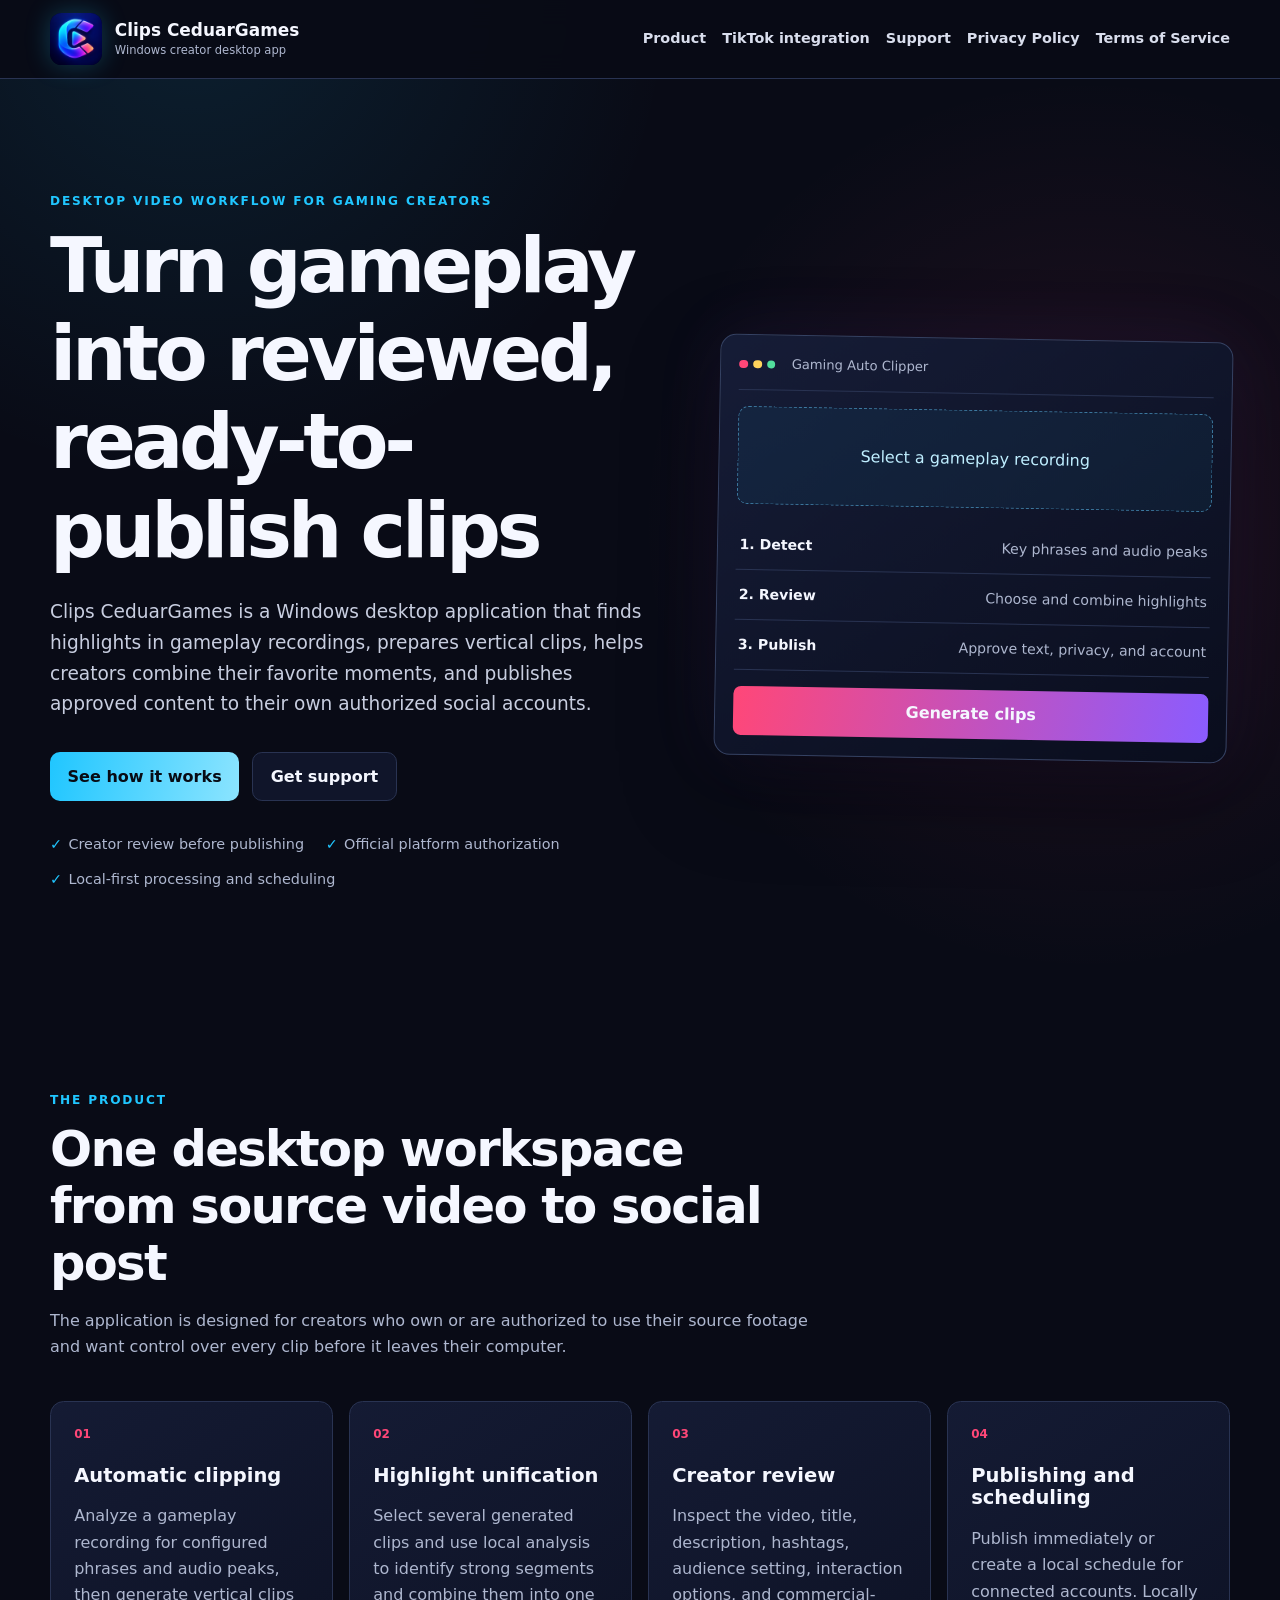
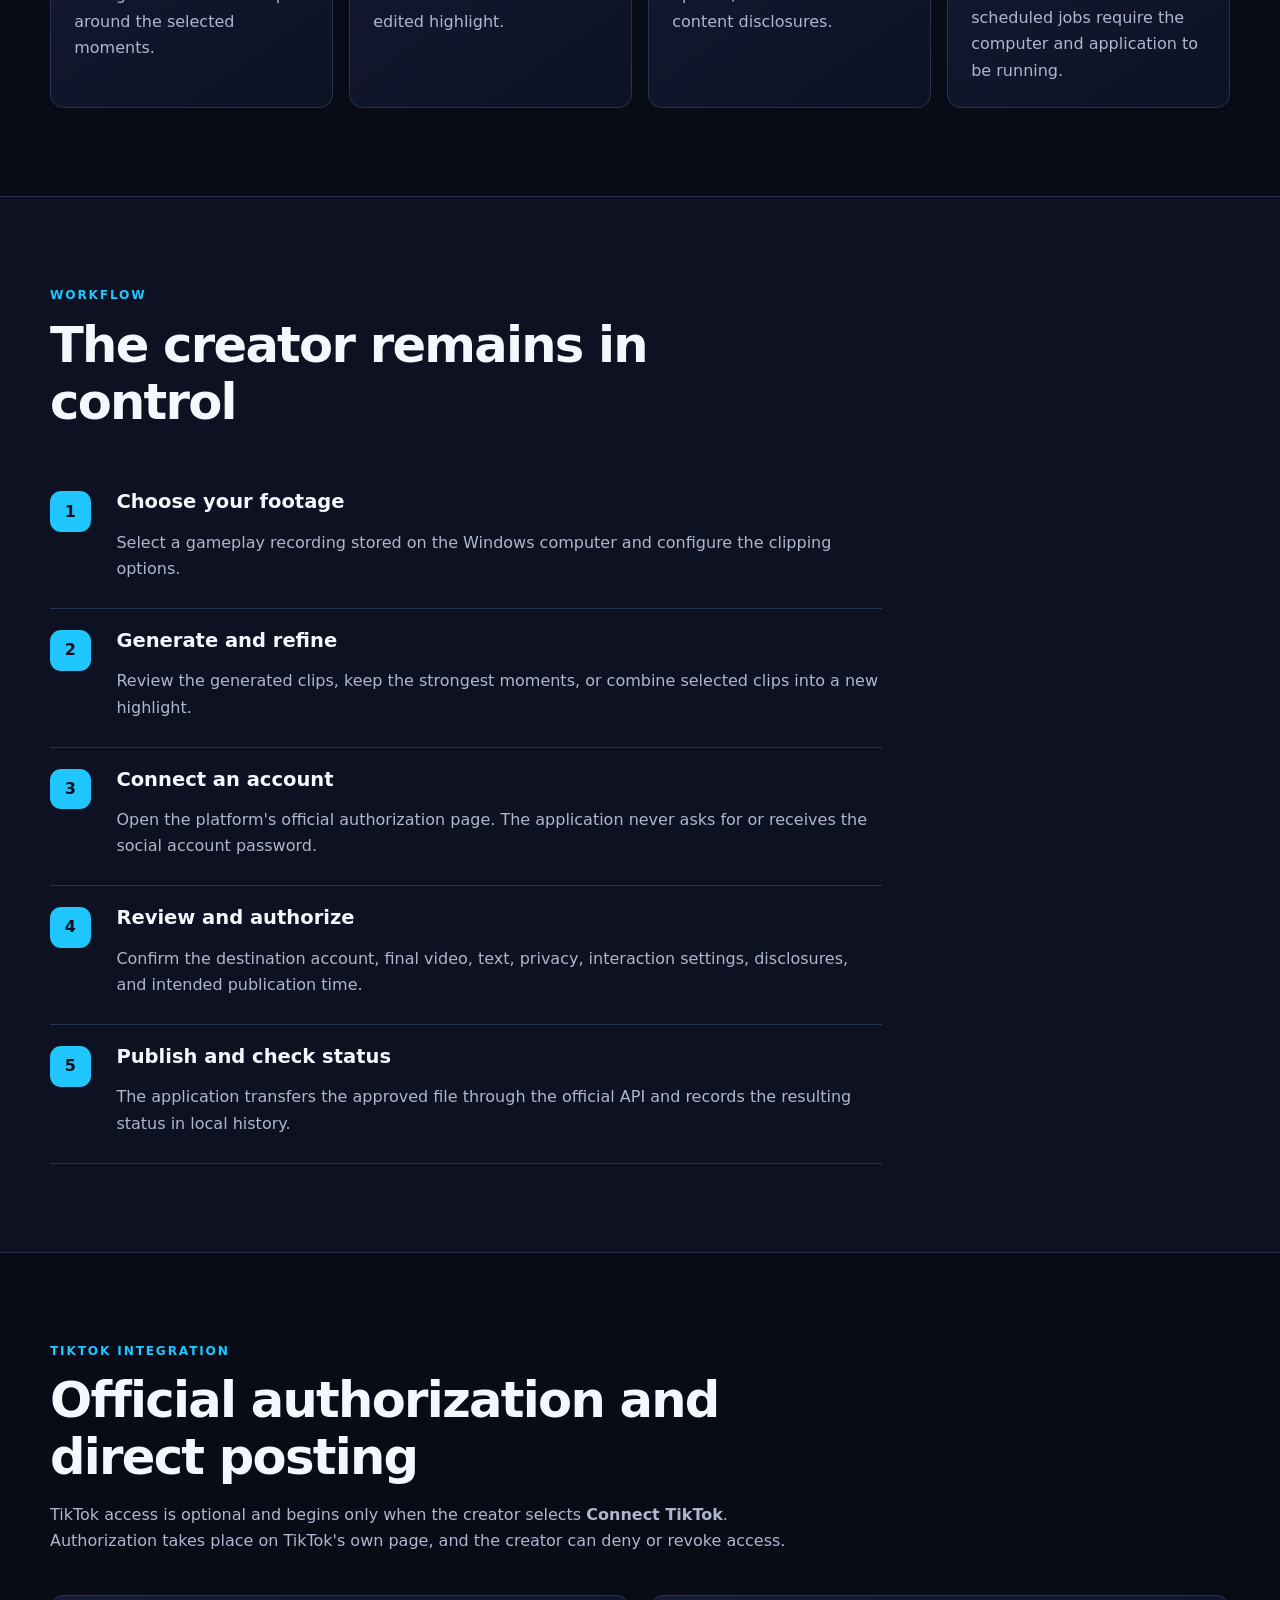
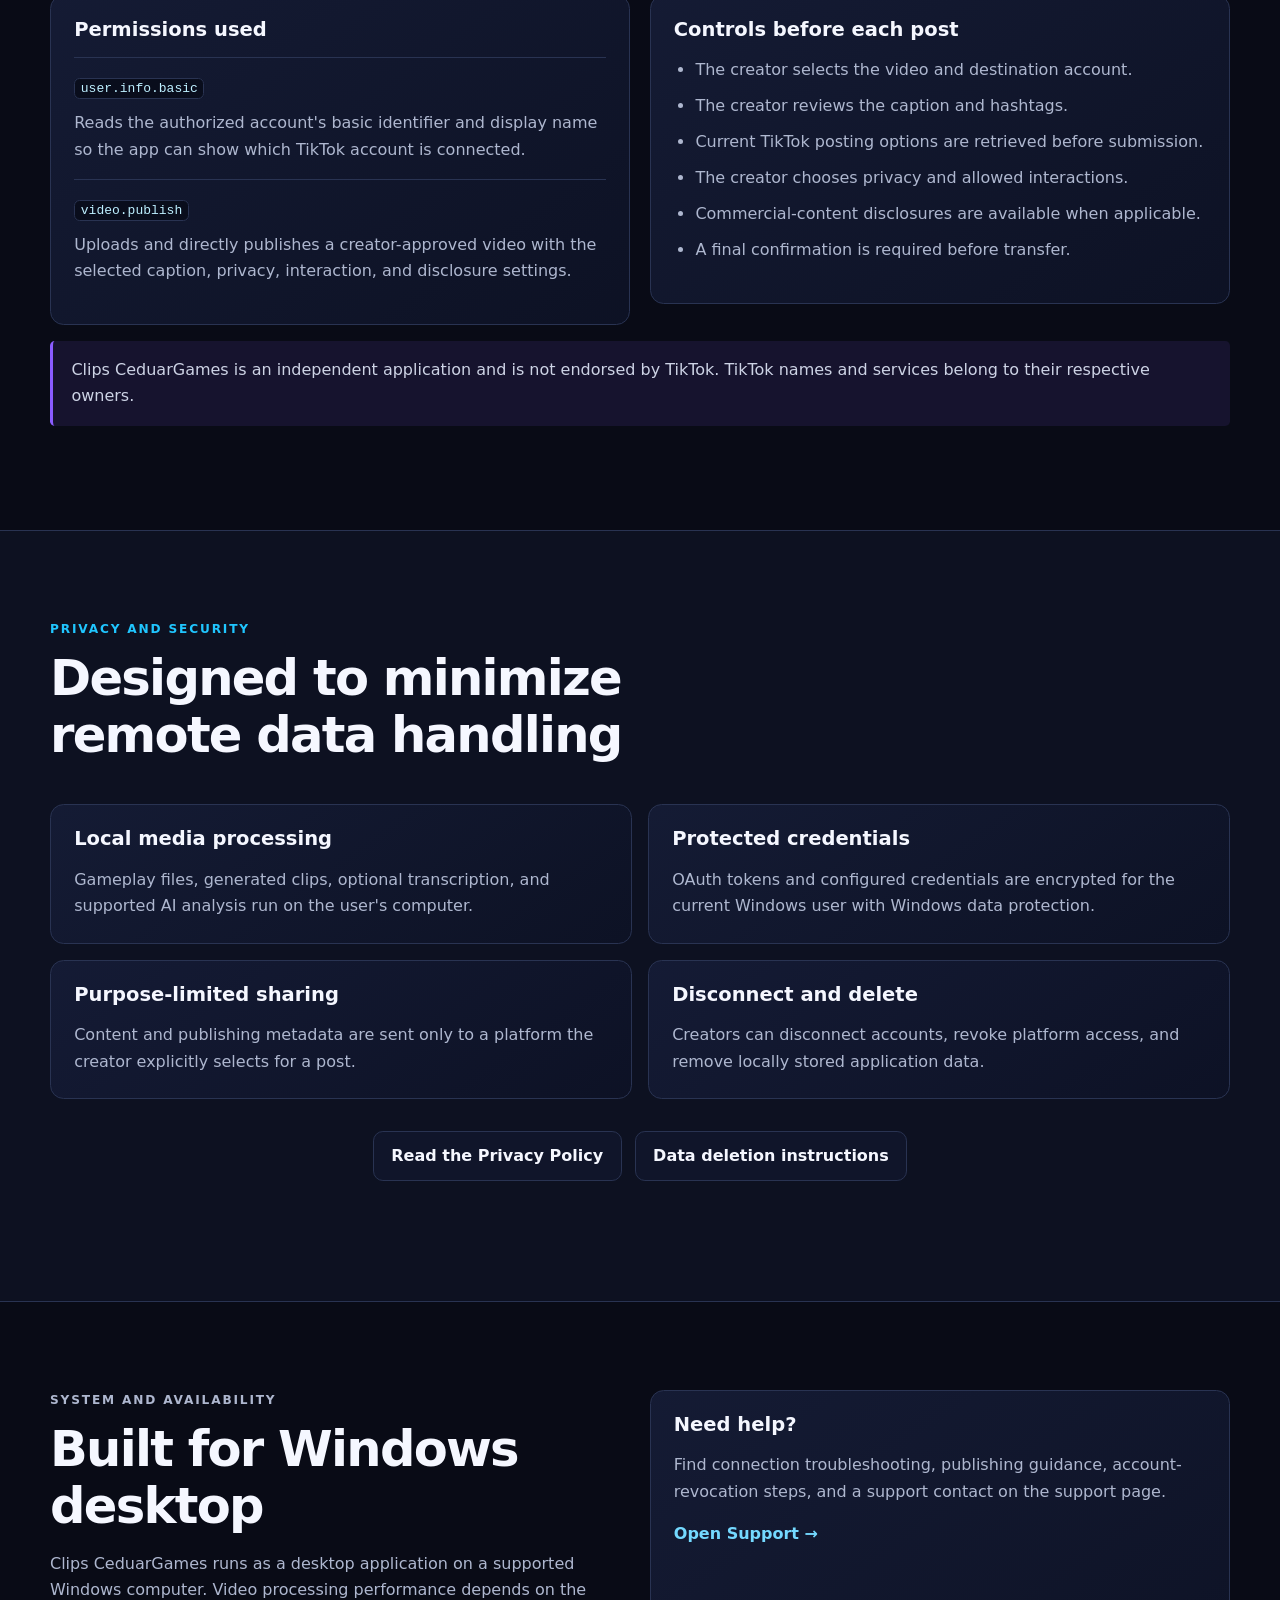
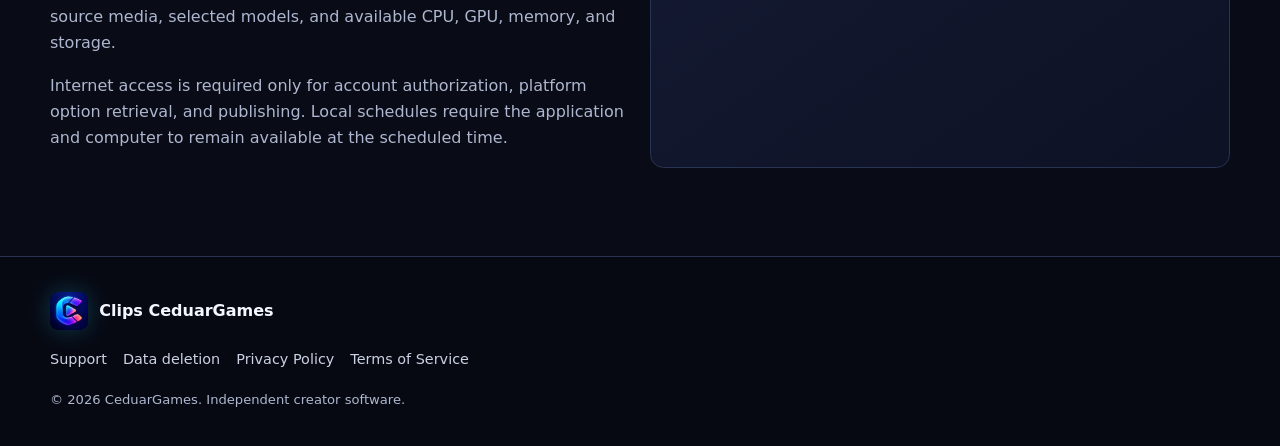
<file: index.html>
<!doctype html>
<html lang="en">
<head>
  <meta charset="utf-8">
  <meta name="viewport" content="width=device-width, initial-scale=1">
  <title>Clips CeduarGames | Create and publish gaming clips</title>
  <meta name="description" content="Clips CeduarGames is a Windows desktop application for creating, reviewing, scheduling, and publishing gaming clips to authorized social accounts.">
  <link rel="canonical" href="https://ceduargames.github.io/clips-ceduargames-site/">
  <link rel="icon" type="image/png" href="clips-ceduargames-app-icon-1024.png">
  <link rel="apple-touch-icon" href="clips-ceduargames-app-icon-1024.png">
  <meta property="og:title" content="Clips CeduarGames">
  <meta property="og:description" content="A Windows desktop workflow for creating and publishing gaming clips.">
  <meta property="og:image" content="https://ceduargames.github.io/clips-ceduargames-site/clips-ceduargames-app-icon-1024.png">
  <meta property="og:url" content="https://ceduargames.github.io/clips-ceduargames-site/">
  <link rel="stylesheet" href="styles.css">
</head>
<body>
  <header class="site-header">
    <a class="brand" href="index.html" aria-label="Clips CeduarGames home">
      <img src="clips-ceduargames-app-icon-1024.png" alt="Clips CeduarGames app icon" width="52" height="52">
      <span>Clips CeduarGames<small>Windows creator desktop app</small></span>
    </a>
    <nav aria-label="Main navigation">
      <a href="#product">Product</a>
      <a href="#tiktok">TikTok integration</a>
      <a href="support.html">Support</a>
      <a href="privacy.html">Privacy Policy</a>
      <a href="terms.html">Terms of Service</a>
    </nav>
  </header>
  <main>
    <section class="hero">
      <div class="hero-copy">
        <p class="eyebrow">DESKTOP VIDEO WORKFLOW FOR GAMING CREATORS</p>
        <h1>Turn gameplay into reviewed, ready-to-publish clips</h1>
        <p class="lead">Clips CeduarGames is a Windows desktop application that finds highlights in gameplay recordings, prepares vertical clips, helps creators combine their favorite moments, and publishes approved content to their own authorized social accounts.</p>
        <div class="actions"><a class="button primary" href="#workflow">See how it works</a><a class="button secondary" href="support.html">Get support</a></div>
        <ul class="trust-list"><li>Creator review before publishing</li><li>Official platform authorization</li><li>Local-first processing and scheduling</li></ul>
      </div>
      <div class="app-preview" aria-label="Clips CeduarGames workflow overview">
        <div class="preview-title"><span></span><span></span><span></span> Gaming Auto Clipper</div>
        <div class="drop-zone">Select a gameplay recording</div>
        <div class="preview-row"><strong>1. Detect</strong><span>Key phrases and audio peaks</span></div>
        <div class="preview-row"><strong>2. Review</strong><span>Choose and combine highlights</span></div>
        <div class="preview-row"><strong>3. Publish</strong><span>Approve text, privacy, and account</span></div>
        <div class="preview-action">Generate clips</div>
      </div>
    </section>

    <section class="section" id="product">
      <div class="section-heading"><p class="eyebrow">THE PRODUCT</p><h2>One desktop workspace from source video to social post</h2><p>The application is designed for creators who own or are authorized to use their source footage and want control over every clip before it leaves their computer.</p></div>
      <div class="feature-grid">
        <article class="card"><span class="card-number">01</span><h3>Automatic clipping</h3><p>Analyze a gameplay recording for configured phrases and audio peaks, then generate vertical clips around the selected moments.</p></article>
        <article class="card"><span class="card-number">02</span><h3>Highlight unification</h3><p>Select several generated clips and use local analysis to identify strong segments and combine them into one edited highlight.</p></article>
        <article class="card"><span class="card-number">03</span><h3>Creator review</h3><p>Inspect the video, title, description, hashtags, audience setting, interaction options, and commercial-content disclosures.</p></article>
        <article class="card"><span class="card-number">04</span><h3>Publishing and scheduling</h3><p>Publish immediately or create a local schedule for connected accounts. Locally scheduled jobs require the computer and application to be running.</p></article>
      </div>
    </section>

    <section class="section alt" id="workflow">
      <div class="section-heading"><p class="eyebrow">WORKFLOW</p><h2>The creator remains in control</h2></div>
      <ol class="steps">
        <li><span>1</span><div><h3>Choose your footage</h3><p>Select a gameplay recording stored on the Windows computer and configure the clipping options.</p></div></li>
        <li><span>2</span><div><h3>Generate and refine</h3><p>Review the generated clips, keep the strongest moments, or combine selected clips into a new highlight.</p></div></li>
        <li><span>3</span><div><h3>Connect an account</h3><p>Open the platform's official authorization page. The application never asks for or receives the social account password.</p></div></li>
        <li><span>4</span><div><h3>Review and authorize</h3><p>Confirm the destination account, final video, text, privacy, interaction settings, disclosures, and intended publication time.</p></div></li>
        <li><span>5</span><div><h3>Publish and check status</h3><p>The application transfers the approved file through the official API and records the resulting status in local history.</p></div></li>
      </ol>
    </section>

    <section class="section" id="tiktok">
      <div class="section-heading"><p class="eyebrow">TIKTOK INTEGRATION</p><h2>Official authorization and direct posting</h2><p>TikTok access is optional and begins only when the creator selects <strong>Connect TikTok</strong>. Authorization takes place on TikTok's own page, and the creator can deny or revoke access.</p></div>
      <div class="two-column">
        <div class="panel"><h3>Permissions used</h3><div class="permission"><code>user.info.basic</code><p>Reads the authorized account's basic identifier and display name so the app can show which TikTok account is connected.</p></div><div class="permission"><code>video.publish</code><p>Uploads and directly publishes a creator-approved video with the selected caption, privacy, interaction, and disclosure settings.</p></div></div>
        <div class="panel"><h3>Controls before each post</h3><ul class="check-list"><li>The creator selects the video and destination account.</li><li>The creator reviews the caption and hashtags.</li><li>Current TikTok posting options are retrieved before submission.</li><li>The creator chooses privacy and allowed interactions.</li><li>Commercial-content disclosures are available when applicable.</li><li>A final confirmation is required before transfer.</li></ul></div>
      </div>
      <p class="notice">Clips CeduarGames is an independent application and is not endorsed by TikTok. TikTok names and services belong to their respective owners.</p>
    </section>

    <section class="section alt" id="security">
      <div class="section-heading"><p class="eyebrow">PRIVACY AND SECURITY</p><h2>Designed to minimize remote data handling</h2></div>
      <div class="feature-grid compact">
        <article class="card"><h3>Local media processing</h3><p>Gameplay files, generated clips, optional transcription, and supported AI analysis run on the user's computer.</p></article>
        <article class="card"><h3>Protected credentials</h3><p>OAuth tokens and configured credentials are encrypted for the current Windows user with Windows data protection.</p></article>
        <article class="card"><h3>Purpose-limited sharing</h3><p>Content and publishing metadata are sent only to a platform the creator explicitly selects for a post.</p></article>
        <article class="card"><h3>Disconnect and delete</h3><p>Creators can disconnect accounts, revoke platform access, and remove locally stored application data.</p></article>
      </div>
      <div class="actions centered"><a class="button secondary" href="privacy.html">Read the Privacy Policy</a><a class="button secondary" href="data-deletion.html">Data deletion instructions</a></div>
    </section>

    <section class="section">
      <div class="two-column">
        <div><p class="eyebrow">SYSTEM AND AVAILABILITY</p><h2>Built for Windows desktop</h2><p>Clips CeduarGames runs as a desktop application on a supported Windows computer. Video processing performance depends on the source media, selected models, and available CPU, GPU, memory, and storage.</p><p>Internet access is required only for account authorization, platform option retrieval, and publishing. Local schedules require the application and computer to remain available at the scheduled time.</p></div>
        <div class="panel support-panel"><h3>Need help?</h3><p>Find connection troubleshooting, publishing guidance, account-revocation steps, and a support contact on the support page.</p><a class="text-link" href="support.html">Open Support →</a></div>
      </div>
    </section>
  </main>
  <footer>
    <div class="footer-brand"><img src="clips-ceduargames-app-icon-1024.png" alt="" width="38" height="38"><strong>Clips CeduarGames</strong></div>
    <nav aria-label="Legal and support links"><a href="support.html">Support</a><a href="data-deletion.html">Data deletion</a><a href="privacy.html">Privacy Policy</a><a href="terms.html">Terms of Service</a></nav>
    <p>© 2026 CeduarGames. Independent creator software.</p>
  </footer>
</body>
</html>
</file>
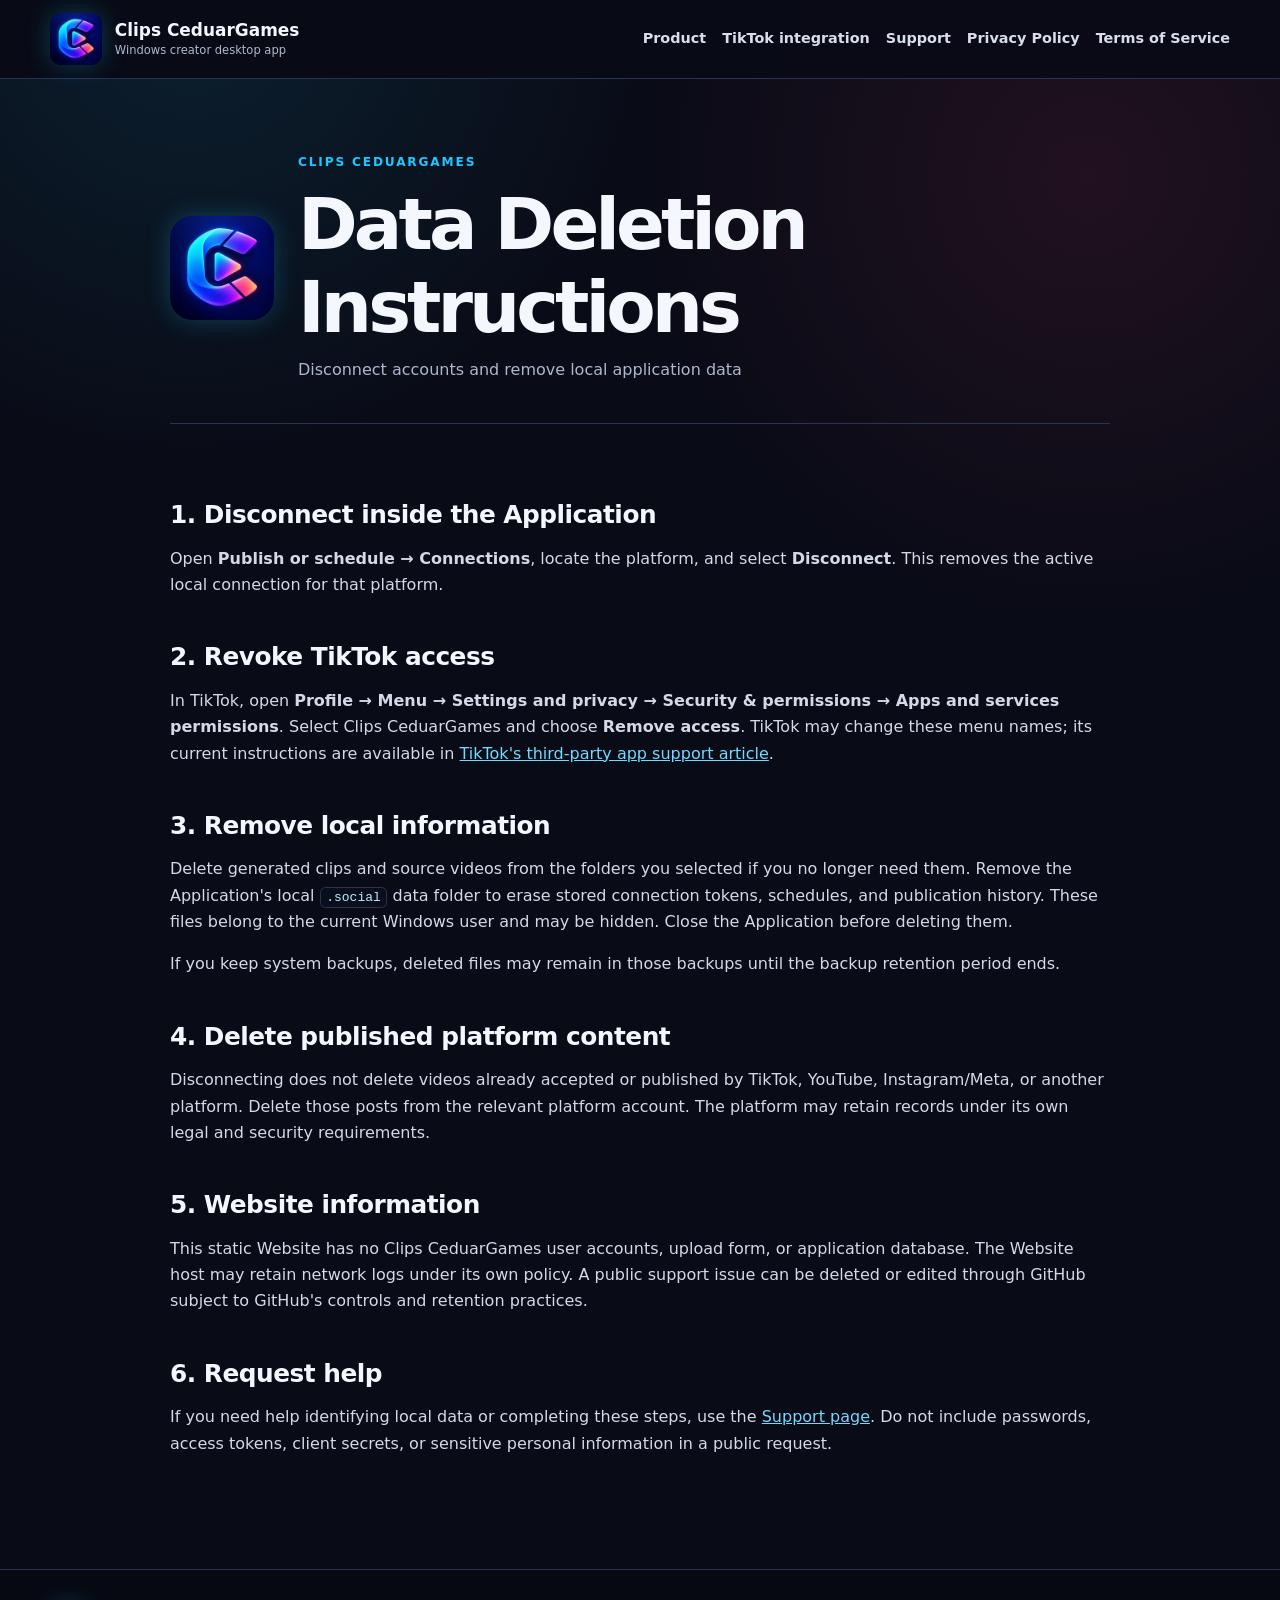
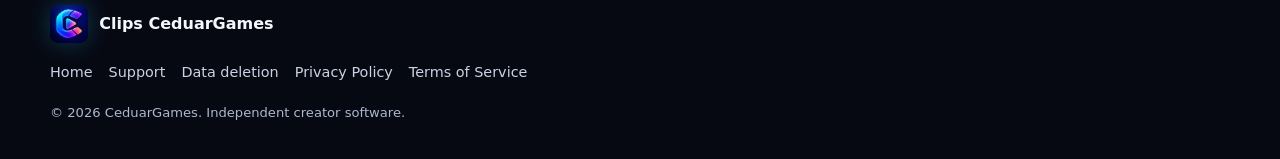
<file: data-deletion.html>
<!doctype html>
<html lang="en"><head><meta charset="utf-8"><meta name="viewport" content="width=device-width, initial-scale=1"><title>Data Deletion | Clips CeduarGames</title><meta name="description" content="Instructions to disconnect accounts and delete data used by Clips CeduarGames."><link rel="canonical" href="https://ceduargames.github.io/clips-ceduargames-site/data-deletion.html"><link rel="icon" type="image/png" href="clips-ceduargames-app-icon-1024.png"><link rel="apple-touch-icon" href="clips-ceduargames-app-icon-1024.png"><link rel="stylesheet" href="styles.css"></head>
<body>
  <header class="site-header"><a class="brand" href="index.html" aria-label="Clips CeduarGames home"><img src="clips-ceduargames-app-icon-1024.png" alt="Clips CeduarGames app icon" width="52" height="52"><span>Clips CeduarGames<small>Windows creator desktop app</small></span></a><nav aria-label="Main navigation"><a href="index.html">Product</a><a href="index.html#tiktok">TikTok integration</a><a href="support.html">Support</a><a href="privacy.html">Privacy Policy</a><a href="terms.html">Terms of Service</a></nav></header>
  <main class="legal-page">
    <div class="legal-heading"><img src="clips-ceduargames-app-icon-1024.png" alt="Clips CeduarGames app icon" width="104" height="104"><div><p class="eyebrow">CLIPS CEDUARGAMES</p><h1>Data Deletion Instructions</h1><p>Disconnect accounts and remove local application data</p></div></div>
    <article class="legal-content">
      <h2>1. Disconnect inside the Application</h2><p>Open <strong>Publish or schedule → Connections</strong>, locate the platform, and select <strong>Disconnect</strong>. This removes the active local connection for that platform.</p>
      <h2>2. Revoke TikTok access</h2><p>In TikTok, open <strong>Profile → Menu → Settings and privacy → Security &amp; permissions → Apps and services permissions</strong>. Select Clips CeduarGames and choose <strong>Remove access</strong>. TikTok may change these menu names; its current instructions are available in <a href="https://support.tiktok.com/en/safety-hc/account-and-user-safety/connect-to-third-party-apps" rel="noopener noreferrer">TikTok's third-party app support article</a>.</p>
      <h2>3. Remove local information</h2><p>Delete generated clips and source videos from the folders you selected if you no longer need them. Remove the Application's local <code>.social</code> data folder to erase stored connection tokens, schedules, and publication history. These files belong to the current Windows user and may be hidden. Close the Application before deleting them.</p><p>If you keep system backups, deleted files may remain in those backups until the backup retention period ends.</p>
      <h2>4. Delete published platform content</h2><p>Disconnecting does not delete videos already accepted or published by TikTok, YouTube, Instagram/Meta, or another platform. Delete those posts from the relevant platform account. The platform may retain records under its own legal and security requirements.</p>
      <h2>5. Website information</h2><p>This static Website has no Clips CeduarGames user accounts, upload form, or application database. The Website host may retain network logs under its own policy. A public support issue can be deleted or edited through GitHub subject to GitHub's controls and retention practices.</p>
      <h2>6. Request help</h2><p>If you need help identifying local data or completing these steps, use the <a href="support.html">Support page</a>. Do not include passwords, access tokens, client secrets, or sensitive personal information in a public request.</p>
    </article>
  </main>
  <footer><div class="footer-brand"><img src="clips-ceduargames-app-icon-1024.png" alt="" width="38" height="38"><strong>Clips CeduarGames</strong></div><nav aria-label="Legal and support links"><a href="index.html">Home</a><a href="support.html">Support</a><a href="data-deletion.html">Data deletion</a><a href="privacy.html">Privacy Policy</a><a href="terms.html">Terms of Service</a></nav><p>© 2026 CeduarGames. Independent creator software.</p></footer>
</body></html>
</file>
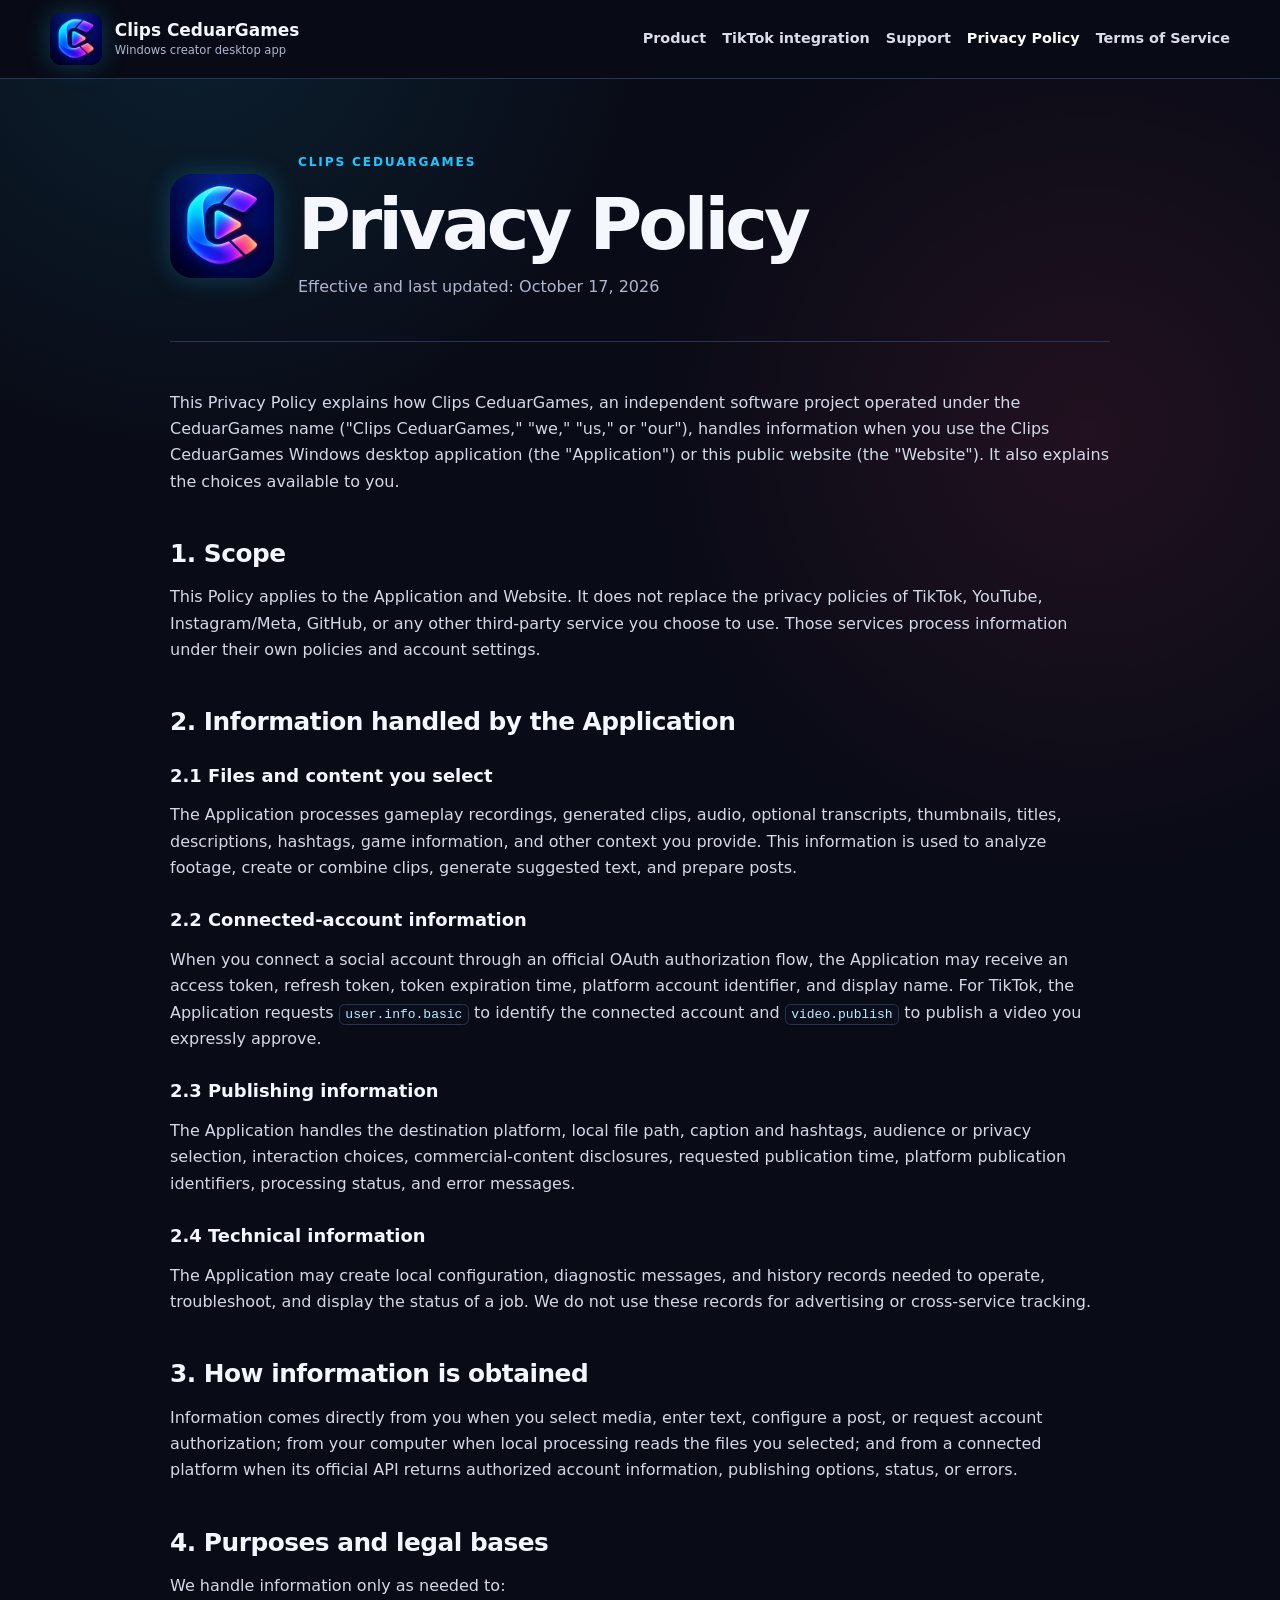
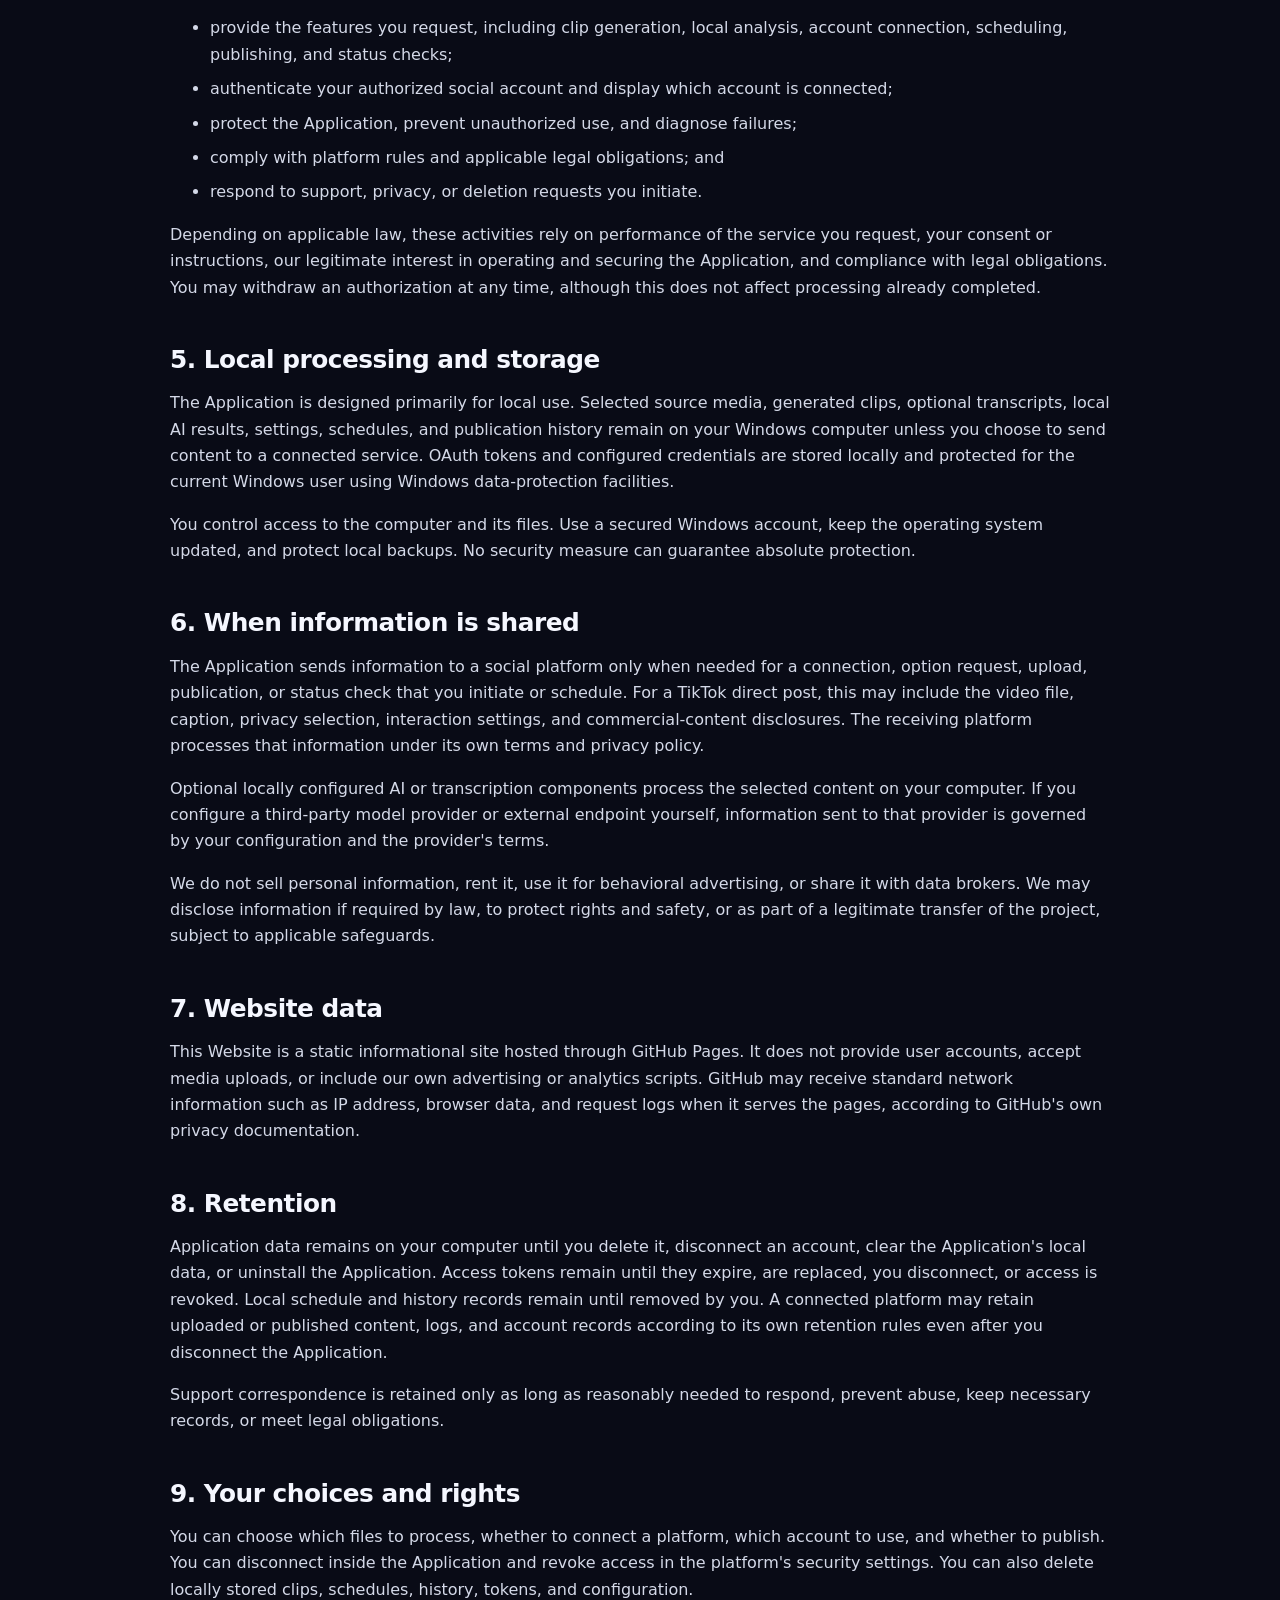
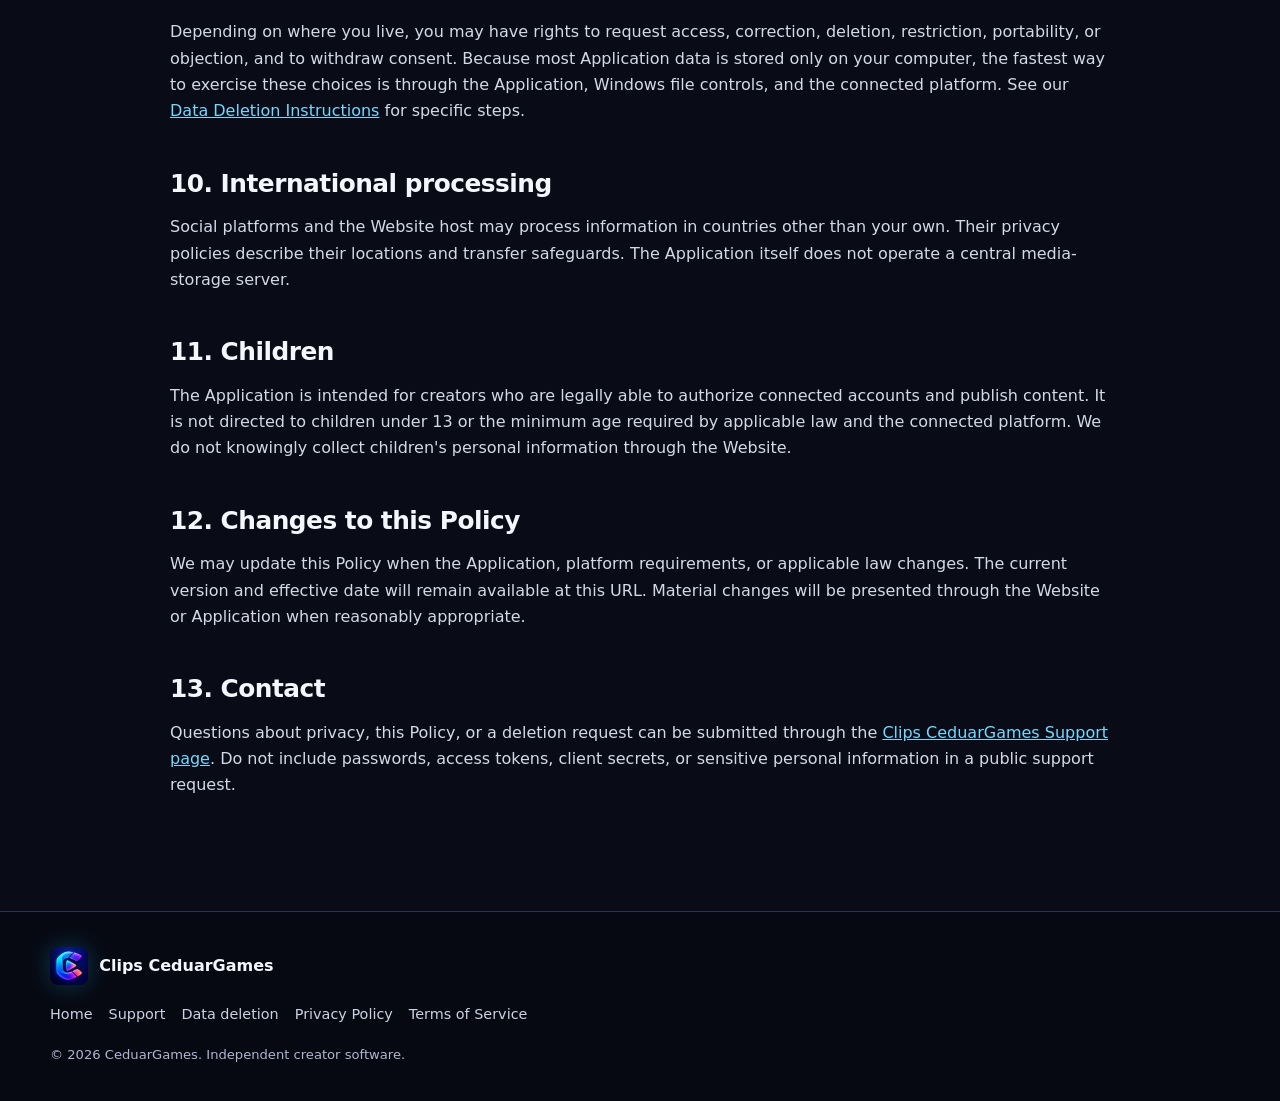
<file: privacy.html>
<!doctype html>
<html lang="en">
<head>
  <meta charset="utf-8">
  <meta name="viewport" content="width=device-width, initial-scale=1">
  <title>Privacy Policy | Clips CeduarGames</title>
  <meta name="description" content="Privacy Policy for the Clips CeduarGames Windows desktop application and website.">
  <link rel="canonical" href="https://ceduargames.github.io/clips-ceduargames-site/privacy.html">
  <link rel="icon" type="image/png" href="clips-ceduargames-app-icon-1024.png">
  <link rel="apple-touch-icon" href="clips-ceduargames-app-icon-1024.png">
  <link rel="stylesheet" href="styles.css">
</head>
<body>
  <header class="site-header">
    <a class="brand" href="index.html" aria-label="Clips CeduarGames home"><img src="clips-ceduargames-app-icon-1024.png" alt="Clips CeduarGames app icon" width="52" height="52"><span>Clips CeduarGames<small>Windows creator desktop app</small></span></a>
    <nav aria-label="Main navigation"><a href="index.html">Product</a><a href="index.html#tiktok">TikTok integration</a><a href="support.html">Support</a><a aria-current="page" href="privacy.html">Privacy Policy</a><a href="terms.html">Terms of Service</a></nav>
  </header>
  <main class="legal-page">
    <div class="legal-heading"><img src="clips-ceduargames-app-icon-1024.png" alt="Clips CeduarGames app icon" width="104" height="104"><div><p class="eyebrow">CLIPS CEDUARGAMES</p><h1>Privacy Policy</h1><p>Effective and last updated: October 17, 2026</p></div></div>
    <article class="legal-content">
      <p>This Privacy Policy explains how Clips CeduarGames, an independent software project operated under the CeduarGames name ("Clips CeduarGames," "we," "us," or "our"), handles information when you use the Clips CeduarGames Windows desktop application (the "Application") or this public website (the "Website"). It also explains the choices available to you.</p>
      <h2>1. Scope</h2>
      <p>This Policy applies to the Application and Website. It does not replace the privacy policies of TikTok, YouTube, Instagram/Meta, GitHub, or any other third-party service you choose to use. Those services process information under their own policies and account settings.</p>
      <h2>2. Information handled by the Application</h2>
      <h3>2.1 Files and content you select</h3>
      <p>The Application processes gameplay recordings, generated clips, audio, optional transcripts, thumbnails, titles, descriptions, hashtags, game information, and other context you provide. This information is used to analyze footage, create or combine clips, generate suggested text, and prepare posts.</p>
      <h3>2.2 Connected-account information</h3>
      <p>When you connect a social account through an official OAuth authorization flow, the Application may receive an access token, refresh token, token expiration time, platform account identifier, and display name. For TikTok, the Application requests <code>user.info.basic</code> to identify the connected account and <code>video.publish</code> to publish a video you expressly approve.</p>
      <h3>2.3 Publishing information</h3>
      <p>The Application handles the destination platform, local file path, caption and hashtags, audience or privacy selection, interaction choices, commercial-content disclosures, requested publication time, platform publication identifiers, processing status, and error messages.</p>
      <h3>2.4 Technical information</h3>
      <p>The Application may create local configuration, diagnostic messages, and history records needed to operate, troubleshoot, and display the status of a job. We do not use these records for advertising or cross-service tracking.</p>
      <h2>3. How information is obtained</h2>
      <p>Information comes directly from you when you select media, enter text, configure a post, or request account authorization; from your computer when local processing reads the files you selected; and from a connected platform when its official API returns authorized account information, publishing options, status, or errors.</p>
      <h2>4. Purposes and legal bases</h2>
      <p>We handle information only as needed to:</p>
      <ul><li>provide the features you request, including clip generation, local analysis, account connection, scheduling, publishing, and status checks;</li><li>authenticate your authorized social account and display which account is connected;</li><li>protect the Application, prevent unauthorized use, and diagnose failures;</li><li>comply with platform rules and applicable legal obligations; and</li><li>respond to support, privacy, or deletion requests you initiate.</li></ul>
      <p>Depending on applicable law, these activities rely on performance of the service you request, your consent or instructions, our legitimate interest in operating and securing the Application, and compliance with legal obligations. You may withdraw an authorization at any time, although this does not affect processing already completed.</p>
      <h2>5. Local processing and storage</h2>
      <p>The Application is designed primarily for local use. Selected source media, generated clips, optional transcripts, local AI results, settings, schedules, and publication history remain on your Windows computer unless you choose to send content to a connected service. OAuth tokens and configured credentials are stored locally and protected for the current Windows user using Windows data-protection facilities.</p>
      <p>You control access to the computer and its files. Use a secured Windows account, keep the operating system updated, and protect local backups. No security measure can guarantee absolute protection.</p>
      <h2>6. When information is shared</h2>
      <p>The Application sends information to a social platform only when needed for a connection, option request, upload, publication, or status check that you initiate or schedule. For a TikTok direct post, this may include the video file, caption, privacy selection, interaction settings, and commercial-content disclosures. The receiving platform processes that information under its own terms and privacy policy.</p>
      <p>Optional locally configured AI or transcription components process the selected content on your computer. If you configure a third-party model provider or external endpoint yourself, information sent to that provider is governed by your configuration and the provider's terms.</p>
      <p>We do not sell personal information, rent it, use it for behavioral advertising, or share it with data brokers. We may disclose information if required by law, to protect rights and safety, or as part of a legitimate transfer of the project, subject to applicable safeguards.</p>
      <h2>7. Website data</h2>
      <p>This Website is a static informational site hosted through GitHub Pages. It does not provide user accounts, accept media uploads, or include our own advertising or analytics scripts. GitHub may receive standard network information such as IP address, browser data, and request logs when it serves the pages, according to GitHub's own privacy documentation.</p>
      <h2>8. Retention</h2>
      <p>Application data remains on your computer until you delete it, disconnect an account, clear the Application's local data, or uninstall the Application. Access tokens remain until they expire, are replaced, you disconnect, or access is revoked. Local schedule and history records remain until removed by you. A connected platform may retain uploaded or published content, logs, and account records according to its own retention rules even after you disconnect the Application.</p>
      <p>Support correspondence is retained only as long as reasonably needed to respond, prevent abuse, keep necessary records, or meet legal obligations.</p>
      <h2>9. Your choices and rights</h2>
      <p>You can choose which files to process, whether to connect a platform, which account to use, and whether to publish. You can disconnect inside the Application and revoke access in the platform's security settings. You can also delete locally stored clips, schedules, history, tokens, and configuration.</p>
      <p>Depending on where you live, you may have rights to request access, correction, deletion, restriction, portability, or objection, and to withdraw consent. Because most Application data is stored only on your computer, the fastest way to exercise these choices is through the Application, Windows file controls, and the connected platform. See our <a href="data-deletion.html">Data Deletion Instructions</a> for specific steps.</p>
      <h2>10. International processing</h2>
      <p>Social platforms and the Website host may process information in countries other than your own. Their privacy policies describe their locations and transfer safeguards. The Application itself does not operate a central media-storage server.</p>
      <h2>11. Children</h2>
      <p>The Application is intended for creators who are legally able to authorize connected accounts and publish content. It is not directed to children under 13 or the minimum age required by applicable law and the connected platform. We do not knowingly collect children's personal information through the Website.</p>
      <h2>12. Changes to this Policy</h2>
      <p>We may update this Policy when the Application, platform requirements, or applicable law changes. The current version and effective date will remain available at this URL. Material changes will be presented through the Website or Application when reasonably appropriate.</p>
      <h2>13. Contact</h2>
      <p>Questions about privacy, this Policy, or a deletion request can be submitted through the <a href="support.html">Clips CeduarGames Support page</a>. Do not include passwords, access tokens, client secrets, or sensitive personal information in a public support request.</p>
    </article>
  </main>
  <footer><div class="footer-brand"><img src="clips-ceduargames-app-icon-1024.png" alt="" width="38" height="38"><strong>Clips CeduarGames</strong></div><nav aria-label="Legal and support links"><a href="index.html">Home</a><a href="support.html">Support</a><a href="data-deletion.html">Data deletion</a><a href="privacy.html">Privacy Policy</a><a href="terms.html">Terms of Service</a></nav><p>© 2026 CeduarGames. Independent creator software.</p></footer>
</body>
</html>
</file>
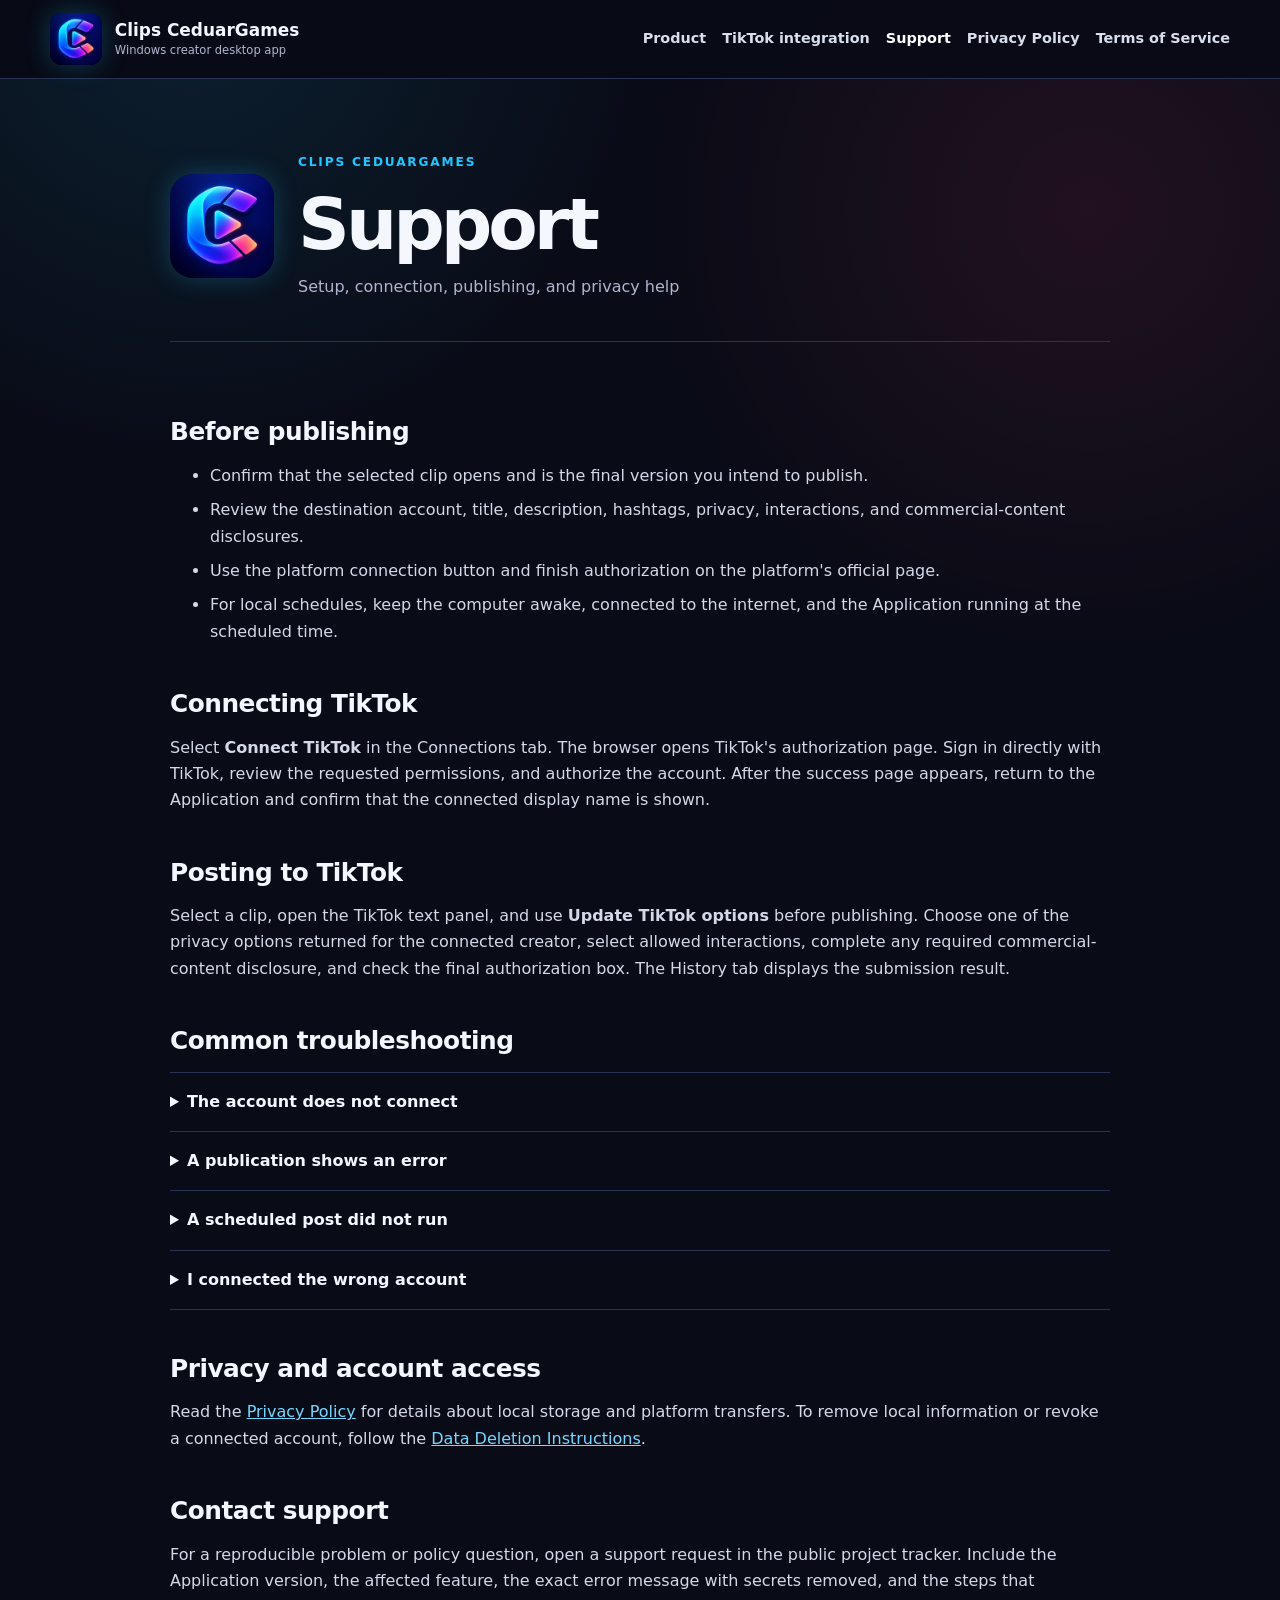
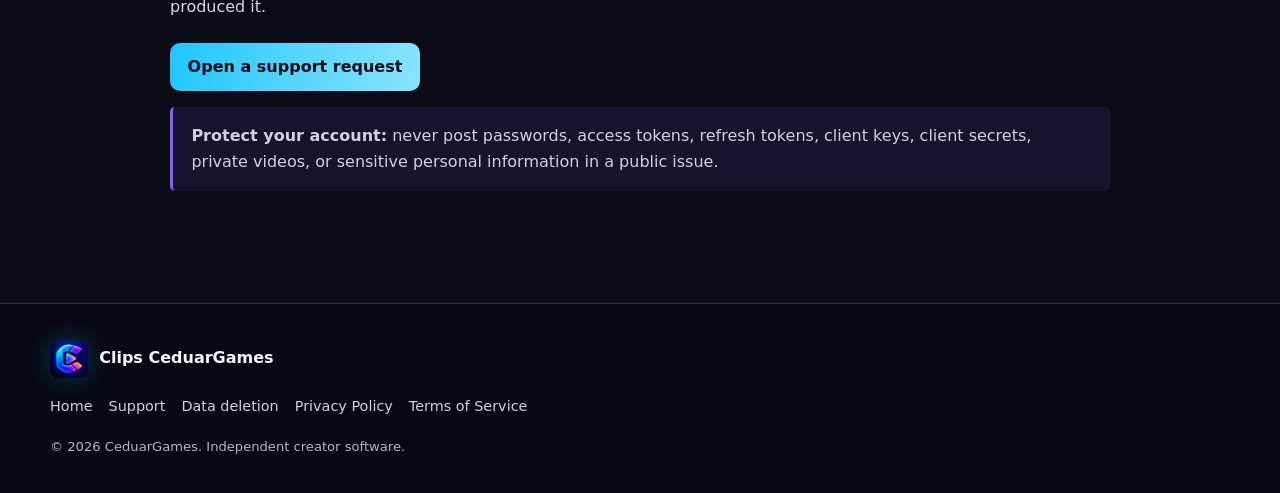
<file: support.html>
<!doctype html>
<html lang="en"><head><meta charset="utf-8"><meta name="viewport" content="width=device-width, initial-scale=1"><title>Support | Clips CeduarGames</title><meta name="description" content="Help, troubleshooting, and contact information for Clips CeduarGames."><link rel="canonical" href="https://ceduargames.github.io/clips-ceduargames-site/support.html"><link rel="icon" type="image/png" href="clips-ceduargames-app-icon-1024.png"><link rel="apple-touch-icon" href="clips-ceduargames-app-icon-1024.png"><link rel="stylesheet" href="styles.css"></head>
<body>
  <header class="site-header"><a class="brand" href="index.html" aria-label="Clips CeduarGames home"><img src="clips-ceduargames-app-icon-1024.png" alt="Clips CeduarGames app icon" width="52" height="52"><span>Clips CeduarGames<small>Windows creator desktop app</small></span></a><nav aria-label="Main navigation"><a href="index.html">Product</a><a href="index.html#tiktok">TikTok integration</a><a aria-current="page" href="support.html">Support</a><a href="privacy.html">Privacy Policy</a><a href="terms.html">Terms of Service</a></nav></header>
  <main class="legal-page">
    <div class="legal-heading"><img src="clips-ceduargames-app-icon-1024.png" alt="Clips CeduarGames app icon" width="104" height="104"><div><p class="eyebrow">CLIPS CEDUARGAMES</p><h1>Support</h1><p>Setup, connection, publishing, and privacy help</p></div></div>
    <article class="legal-content">
      <h2>Before publishing</h2><ul><li>Confirm that the selected clip opens and is the final version you intend to publish.</li><li>Review the destination account, title, description, hashtags, privacy, interactions, and commercial-content disclosures.</li><li>Use the platform connection button and finish authorization on the platform's official page.</li><li>For local schedules, keep the computer awake, connected to the internet, and the Application running at the scheduled time.</li></ul>
      <h2>Connecting TikTok</h2><p>Select <strong>Connect TikTok</strong> in the Connections tab. The browser opens TikTok's authorization page. Sign in directly with TikTok, review the requested permissions, and authorize the account. After the success page appears, return to the Application and confirm that the connected display name is shown.</p>
      <h2>Posting to TikTok</h2><p>Select a clip, open the TikTok text panel, and use <strong>Update TikTok options</strong> before publishing. Choose one of the privacy options returned for the connected creator, select allowed interactions, complete any required commercial-content disclosure, and check the final authorization box. The History tab displays the submission result.</p>
      <h2>Common troubleshooting</h2>
      <div class="faq-list">
        <details><summary>The account does not connect</summary><p>Confirm internet access, verify that the Application's TikTok configuration is current, and reconnect through the official authorization page. If access was previously revoked, start a new authorization.</p></details>
        <details><summary>A publication shows an error</summary><p>Select the failed history item to inspect its details. Confirm that the token is valid, the video meets the platform's current requirements, and all privacy or disclosure fields are supported for that account. Reconnect when the error indicates expired or missing authorization.</p></details>
        <details><summary>A scheduled post did not run</summary><p>TikTok and Instagram schedules are executed locally. Keep Windows and the Application running with an active internet connection at the scheduled time, then review the History tab.</p></details>
        <details><summary>I connected the wrong account</summary><p>Use Disconnect in the Application, revoke access in the platform's settings if needed, and connect again with the intended account.</p></details>
      </div>
      <h2>Privacy and account access</h2><p>Read the <a href="privacy.html">Privacy Policy</a> for details about local storage and platform transfers. To remove local information or revoke a connected account, follow the <a href="data-deletion.html">Data Deletion Instructions</a>.</p>
      <h2>Contact support</h2><p>For a reproducible problem or policy question, open a support request in the public project tracker. Include the Application version, the affected feature, the exact error message with secrets removed, and the steps that produced it.</p><p><a class="button primary inline-button" href="https://github.com/ceduargames/clips-ceduargames-site/issues/new" rel="noopener noreferrer">Open a support request</a></p><p class="notice"><strong>Protect your account:</strong> never post passwords, access tokens, refresh tokens, client keys, client secrets, private videos, or sensitive personal information in a public issue.</p>
    </article>
  </main>
  <footer><div class="footer-brand"><img src="clips-ceduargames-app-icon-1024.png" alt="" width="38" height="38"><strong>Clips CeduarGames</strong></div><nav aria-label="Legal and support links"><a href="index.html">Home</a><a href="support.html">Support</a><a href="data-deletion.html">Data deletion</a><a href="privacy.html">Privacy Policy</a><a href="terms.html">Terms of Service</a></nav><p>© 2026 CeduarGames. Independent creator software.</p></footer>
</body></html>
</file>
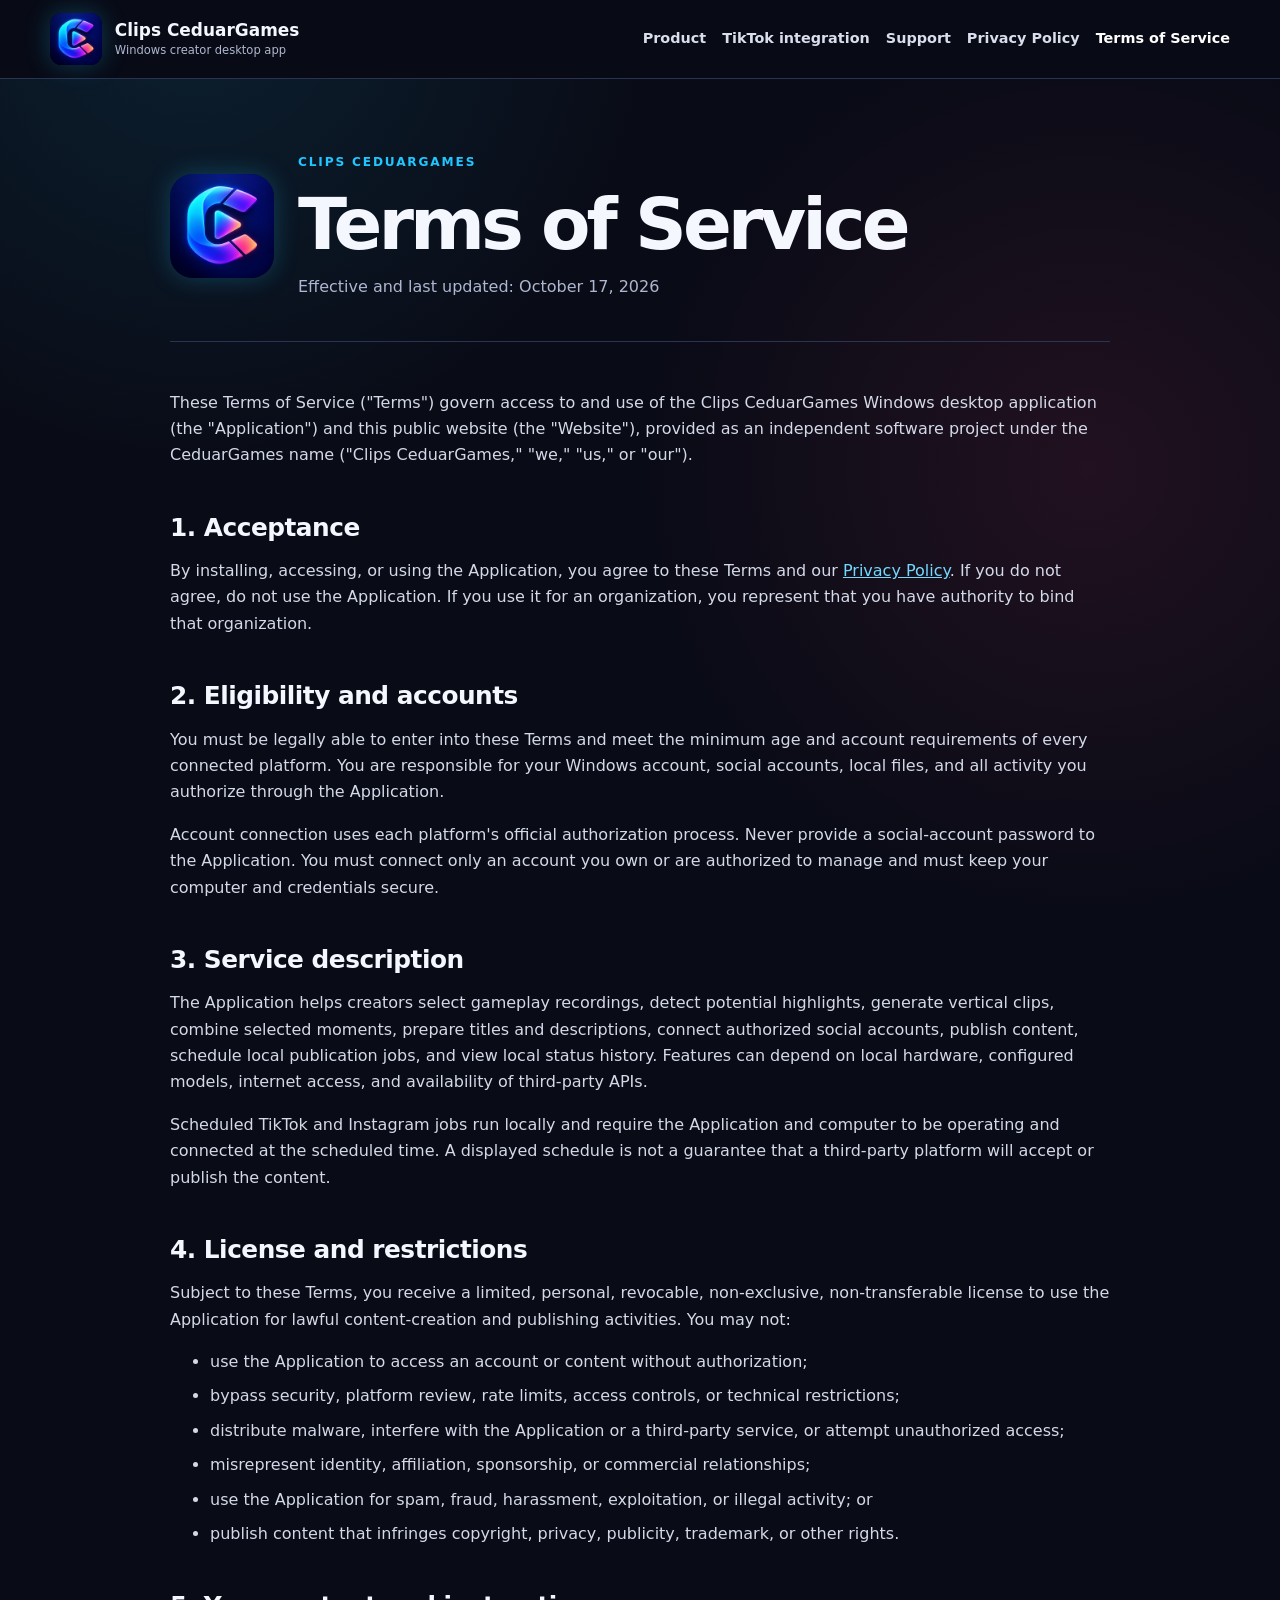
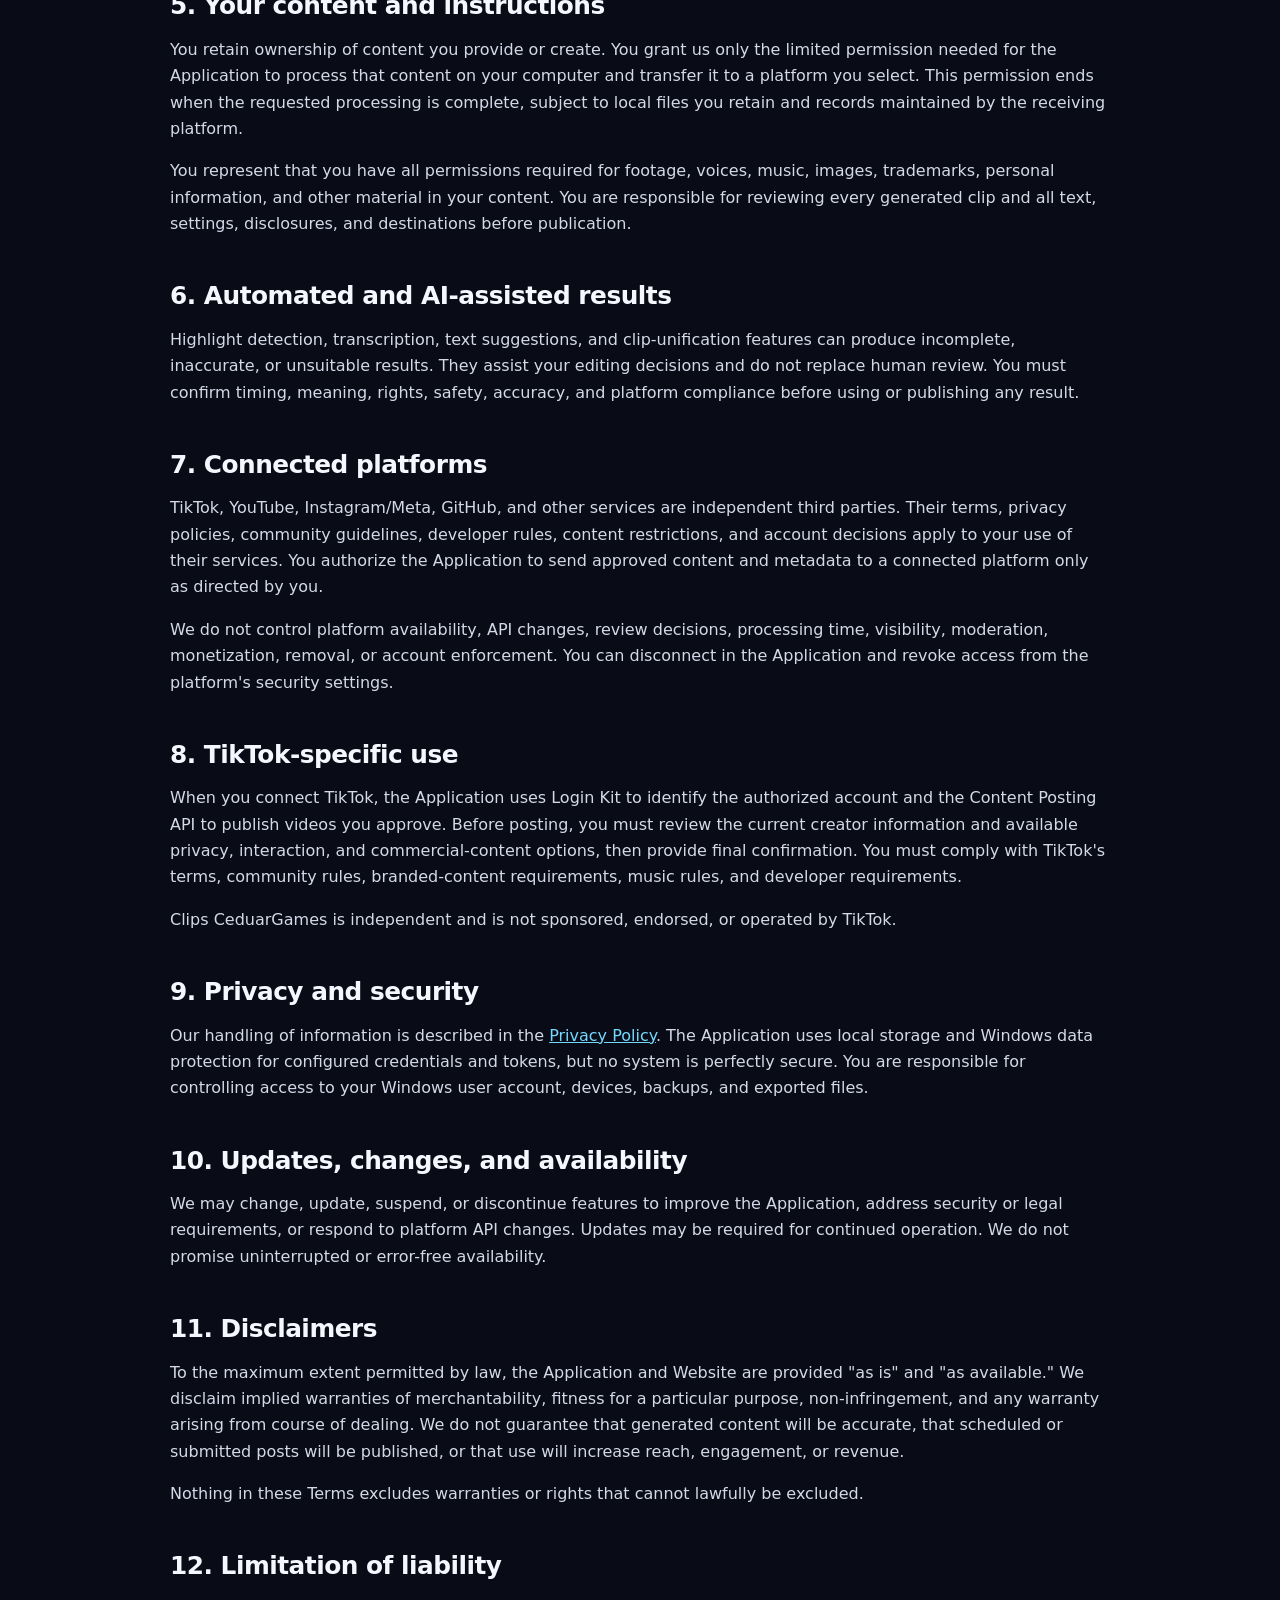
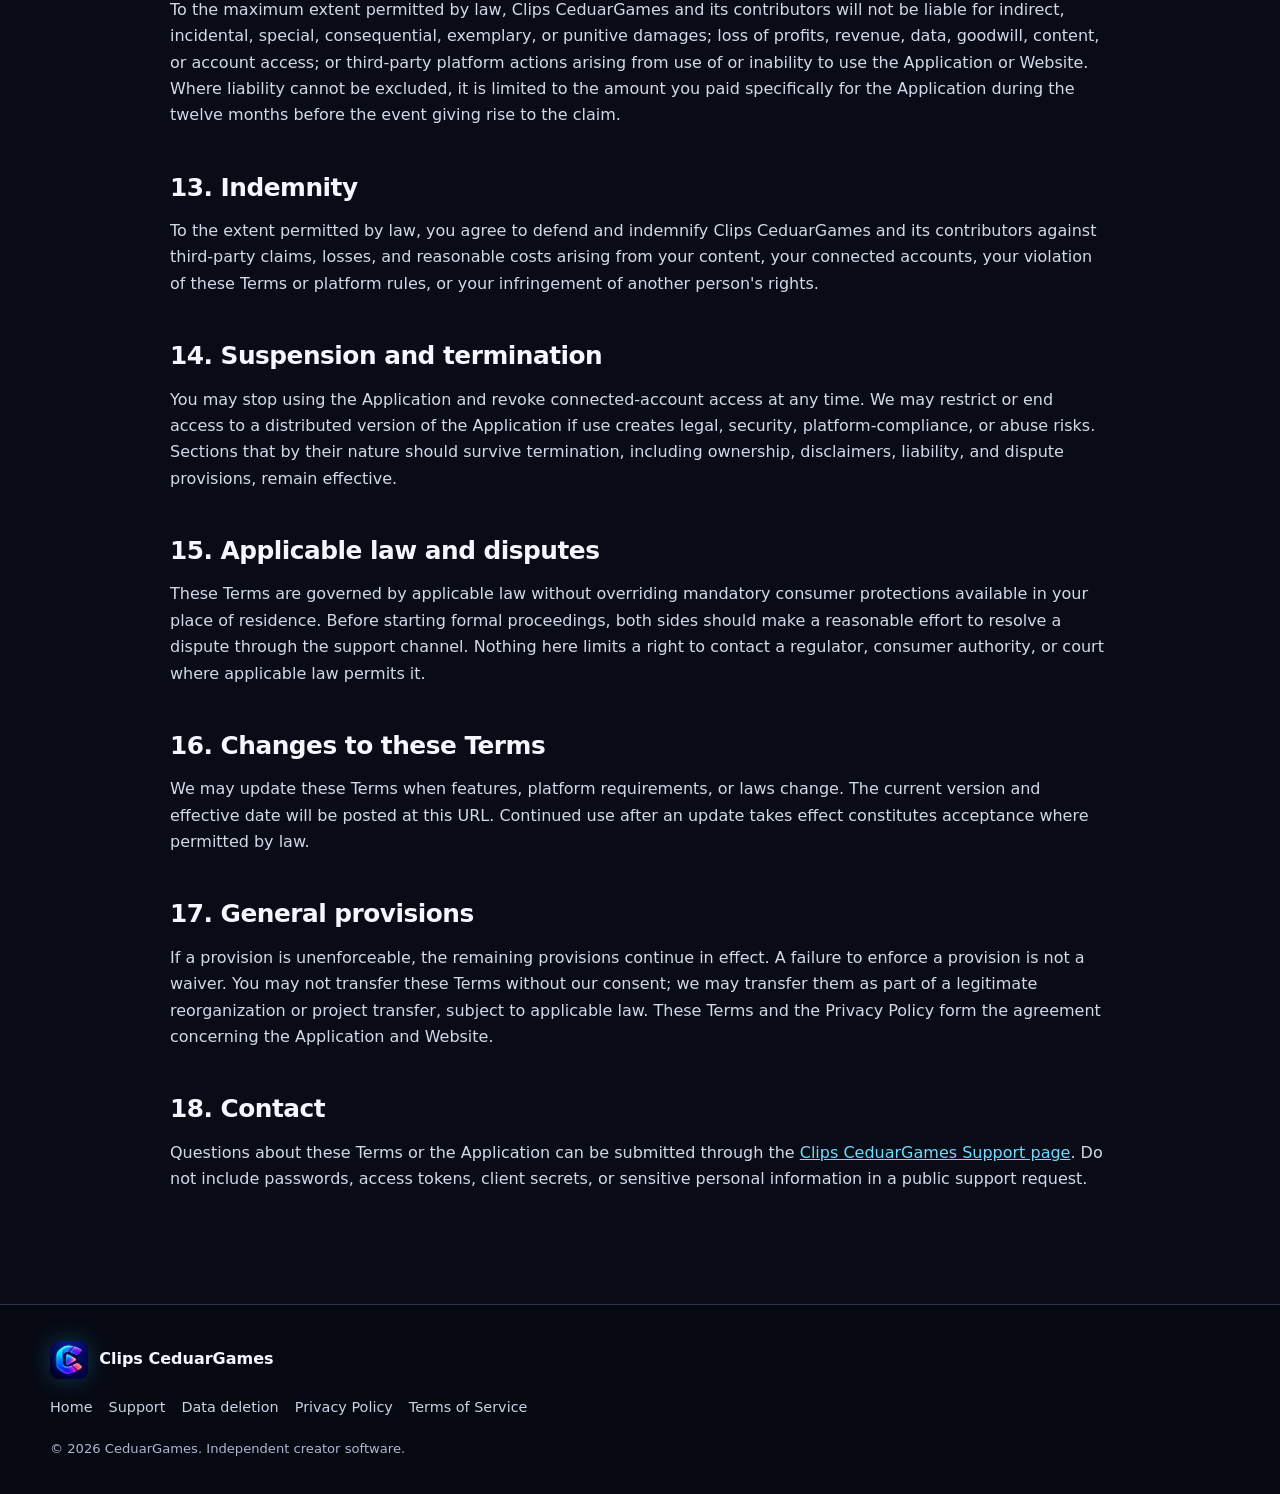
<file: terms.html>
<!doctype html>
<html lang="en">
<head>
  <meta charset="utf-8"><meta name="viewport" content="width=device-width, initial-scale=1">
  <title>Terms of Service | Clips CeduarGames</title>
  <meta name="description" content="Terms of Service for the Clips CeduarGames Windows desktop application and website.">
  <link rel="canonical" href="https://ceduargames.github.io/clips-ceduargames-site/terms.html">
  <link rel="icon" type="image/png" href="clips-ceduargames-app-icon-1024.png"><link rel="apple-touch-icon" href="clips-ceduargames-app-icon-1024.png"><link rel="stylesheet" href="styles.css">
</head>
<body>
  <header class="site-header"><a class="brand" href="index.html" aria-label="Clips CeduarGames home"><img src="clips-ceduargames-app-icon-1024.png" alt="Clips CeduarGames app icon" width="52" height="52"><span>Clips CeduarGames<small>Windows creator desktop app</small></span></a><nav aria-label="Main navigation"><a href="index.html">Product</a><a href="index.html#tiktok">TikTok integration</a><a href="support.html">Support</a><a href="privacy.html">Privacy Policy</a><a aria-current="page" href="terms.html">Terms of Service</a></nav></header>
  <main class="legal-page">
    <div class="legal-heading"><img src="clips-ceduargames-app-icon-1024.png" alt="Clips CeduarGames app icon" width="104" height="104"><div><p class="eyebrow">CLIPS CEDUARGAMES</p><h1>Terms of Service</h1><p>Effective and last updated: October 17, 2026</p></div></div>
    <article class="legal-content">
      <p>These Terms of Service ("Terms") govern access to and use of the Clips CeduarGames Windows desktop application (the "Application") and this public website (the "Website"), provided as an independent software project under the CeduarGames name ("Clips CeduarGames," "we," "us," or "our").</p>
      <h2>1. Acceptance</h2><p>By installing, accessing, or using the Application, you agree to these Terms and our <a href="privacy.html">Privacy Policy</a>. If you do not agree, do not use the Application. If you use it for an organization, you represent that you have authority to bind that organization.</p>
      <h2>2. Eligibility and accounts</h2><p>You must be legally able to enter into these Terms and meet the minimum age and account requirements of every connected platform. You are responsible for your Windows account, social accounts, local files, and all activity you authorize through the Application.</p><p>Account connection uses each platform's official authorization process. Never provide a social-account password to the Application. You must connect only an account you own or are authorized to manage and must keep your computer and credentials secure.</p>
      <h2>3. Service description</h2><p>The Application helps creators select gameplay recordings, detect potential highlights, generate vertical clips, combine selected moments, prepare titles and descriptions, connect authorized social accounts, publish content, schedule local publication jobs, and view local status history. Features can depend on local hardware, configured models, internet access, and availability of third-party APIs.</p><p>Scheduled TikTok and Instagram jobs run locally and require the Application and computer to be operating and connected at the scheduled time. A displayed schedule is not a guarantee that a third-party platform will accept or publish the content.</p>
      <h2>4. License and restrictions</h2><p>Subject to these Terms, you receive a limited, personal, revocable, non-exclusive, non-transferable license to use the Application for lawful content-creation and publishing activities. You may not:</p><ul><li>use the Application to access an account or content without authorization;</li><li>bypass security, platform review, rate limits, access controls, or technical restrictions;</li><li>distribute malware, interfere with the Application or a third-party service, or attempt unauthorized access;</li><li>misrepresent identity, affiliation, sponsorship, or commercial relationships;</li><li>use the Application for spam, fraud, harassment, exploitation, or illegal activity; or</li><li>publish content that infringes copyright, privacy, publicity, trademark, or other rights.</li></ul>
      <h2>5. Your content and instructions</h2><p>You retain ownership of content you provide or create. You grant us only the limited permission needed for the Application to process that content on your computer and transfer it to a platform you select. This permission ends when the requested processing is complete, subject to local files you retain and records maintained by the receiving platform.</p><p>You represent that you have all permissions required for footage, voices, music, images, trademarks, personal information, and other material in your content. You are responsible for reviewing every generated clip and all text, settings, disclosures, and destinations before publication.</p>
      <h2>6. Automated and AI-assisted results</h2><p>Highlight detection, transcription, text suggestions, and clip-unification features can produce incomplete, inaccurate, or unsuitable results. They assist your editing decisions and do not replace human review. You must confirm timing, meaning, rights, safety, accuracy, and platform compliance before using or publishing any result.</p>
      <h2>7. Connected platforms</h2><p>TikTok, YouTube, Instagram/Meta, GitHub, and other services are independent third parties. Their terms, privacy policies, community guidelines, developer rules, content restrictions, and account decisions apply to your use of their services. You authorize the Application to send approved content and metadata to a connected platform only as directed by you.</p><p>We do not control platform availability, API changes, review decisions, processing time, visibility, moderation, monetization, removal, or account enforcement. You can disconnect in the Application and revoke access from the platform's security settings.</p>
      <h2>8. TikTok-specific use</h2><p>When you connect TikTok, the Application uses Login Kit to identify the authorized account and the Content Posting API to publish videos you approve. Before posting, you must review the current creator information and available privacy, interaction, and commercial-content options, then provide final confirmation. You must comply with TikTok's terms, community rules, branded-content requirements, music rules, and developer requirements.</p><p>Clips CeduarGames is independent and is not sponsored, endorsed, or operated by TikTok.</p>
      <h2>9. Privacy and security</h2><p>Our handling of information is described in the <a href="privacy.html">Privacy Policy</a>. The Application uses local storage and Windows data protection for configured credentials and tokens, but no system is perfectly secure. You are responsible for controlling access to your Windows user account, devices, backups, and exported files.</p>
      <h2>10. Updates, changes, and availability</h2><p>We may change, update, suspend, or discontinue features to improve the Application, address security or legal requirements, or respond to platform API changes. Updates may be required for continued operation. We do not promise uninterrupted or error-free availability.</p>
      <h2>11. Disclaimers</h2><p>To the maximum extent permitted by law, the Application and Website are provided "as is" and "as available." We disclaim implied warranties of merchantability, fitness for a particular purpose, non-infringement, and any warranty arising from course of dealing. We do not guarantee that generated content will be accurate, that scheduled or submitted posts will be published, or that use will increase reach, engagement, or revenue.</p><p>Nothing in these Terms excludes warranties or rights that cannot lawfully be excluded.</p>
      <h2>12. Limitation of liability</h2><p>To the maximum extent permitted by law, Clips CeduarGames and its contributors will not be liable for indirect, incidental, special, consequential, exemplary, or punitive damages; loss of profits, revenue, data, goodwill, content, or account access; or third-party platform actions arising from use of or inability to use the Application or Website. Where liability cannot be excluded, it is limited to the amount you paid specifically for the Application during the twelve months before the event giving rise to the claim.</p>
      <h2>13. Indemnity</h2><p>To the extent permitted by law, you agree to defend and indemnify Clips CeduarGames and its contributors against third-party claims, losses, and reasonable costs arising from your content, your connected accounts, your violation of these Terms or platform rules, or your infringement of another person's rights.</p>
      <h2>14. Suspension and termination</h2><p>You may stop using the Application and revoke connected-account access at any time. We may restrict or end access to a distributed version of the Application if use creates legal, security, platform-compliance, or abuse risks. Sections that by their nature should survive termination, including ownership, disclaimers, liability, and dispute provisions, remain effective.</p>
      <h2>15. Applicable law and disputes</h2><p>These Terms are governed by applicable law without overriding mandatory consumer protections available in your place of residence. Before starting formal proceedings, both sides should make a reasonable effort to resolve a dispute through the support channel. Nothing here limits a right to contact a regulator, consumer authority, or court where applicable law permits it.</p>
      <h2>16. Changes to these Terms</h2><p>We may update these Terms when features, platform requirements, or laws change. The current version and effective date will be posted at this URL. Continued use after an update takes effect constitutes acceptance where permitted by law.</p>
      <h2>17. General provisions</h2><p>If a provision is unenforceable, the remaining provisions continue in effect. A failure to enforce a provision is not a waiver. You may not transfer these Terms without our consent; we may transfer them as part of a legitimate reorganization or project transfer, subject to applicable law. These Terms and the Privacy Policy form the agreement concerning the Application and Website.</p>
      <h2>18. Contact</h2><p>Questions about these Terms or the Application can be submitted through the <a href="support.html">Clips CeduarGames Support page</a>. Do not include passwords, access tokens, client secrets, or sensitive personal information in a public support request.</p>
    </article>
  </main>
  <footer><div class="footer-brand"><img src="clips-ceduargames-app-icon-1024.png" alt="" width="38" height="38"><strong>Clips CeduarGames</strong></div><nav aria-label="Legal and support links"><a href="index.html">Home</a><a href="support.html">Support</a><a href="data-deletion.html">Data deletion</a><a href="privacy.html">Privacy Policy</a><a href="terms.html">Terms of Service</a></nav><p>© 2026 CeduarGames. Independent creator software.</p></footer>
</body>
</html>
</file>
<file: styles.css>
:root {
  --bg: #090b16; --surface: #10152a; --surface-2: #151c36; --text: #f5f7ff;
  --muted: #aeb7cf; --line: #293352; --blue: #20c6ff; --purple: #8a5cff;
  --pink: #ff4778; --max: 1180px; color-scheme: dark;
}
* { box-sizing: border-box; }
html { scroll-behavior: smooth; }
body { margin: 0; overflow-x: hidden; color: var(--text); background: radial-gradient(circle at 15% 0%, rgba(32,198,255,.11), transparent 30rem), radial-gradient(circle at 85% 10%, rgba(255,71,120,.10), transparent 28rem), var(--bg); font-family: Inter, ui-sans-serif, system-ui, -apple-system, BlinkMacSystemFont, "Segoe UI", sans-serif; line-height: 1.65; }
a { color: #74d9ff; } a:hover { color: #b6ecff; }
code { color: #bdefff; background: #090d1c; border: 1px solid var(--line); border-radius: .35rem; padding: .12rem .35rem; }
.site-header { position: sticky; top: 0; z-index: 10; display: flex; align-items: center; justify-content: space-between; gap: 2rem; padding: .8rem max(1.25rem, calc((100% - var(--max)) / 2)); background: rgba(9,11,22,.94); border-bottom: 1px solid var(--line); backdrop-filter: blur(14px); }
.brand { display: flex; align-items: center; gap: .8rem; color: var(--text); text-decoration: none; font-size: 1.06rem; font-weight: 800; line-height: 1.2; white-space: nowrap; }
.brand img, .legal-heading img, .footer-brand img { border-radius: 22%; box-shadow: 0 0 24px rgba(32,198,255,.25); }
.brand small { display: block; color: var(--muted); font-size: .72rem; font-weight: 500; margin-top: .22rem; }
.site-header nav, footer nav { display: flex; flex-wrap: wrap; align-items: center; justify-content: flex-end; gap: .45rem 1rem; }
.site-header nav a { color: #d9deed; text-decoration: none; font-size: .9rem; font-weight: 650; }
.site-header nav a:hover, .site-header nav a[aria-current="page"] { color: #fff; }
main { min-height: 70vh; }
.hero, .section, .legal-page { width: min(var(--max), calc(100% - 2.5rem)); margin-inline: auto; }
.hero { display: grid; grid-template-columns: minmax(0, 1.08fr) minmax(0, .92fr); align-items: center; gap: 4rem; padding: 7rem 0 6rem; }
.hero-copy, .app-preview { min-width: 0; }
.eyebrow { margin: 0 0 .7rem; color: var(--blue); font-size: .76rem; font-weight: 850; letter-spacing: .15em; }
h1, h2, h3 { margin-top: 0; line-height: 1.15; }
h1 { overflow-wrap: anywhere; font-size: clamp(2.7rem, 6vw, 5.2rem); letter-spacing: -.055em; margin-bottom: 1.4rem; }
h2 { font-size: clamp(2rem, 4vw, 3.1rem); letter-spacing: -.035em; margin-bottom: 1rem; }
h3 { font-size: 1.22rem; margin-bottom: .65rem; }
.lead { color: #c8cee0; font-size: 1.16rem; max-width: 43rem; }
.actions { display: flex; flex-wrap: wrap; gap: .8rem; margin: 2rem 0; } .actions.centered { justify-content: center; }
.button { display: inline-flex; align-items: center; justify-content: center; min-height: 2.8rem; padding: .66rem 1.1rem; border-radius: .62rem; text-decoration: none; font-weight: 760; }
.button.primary { color: #080b14; background: linear-gradient(100deg, var(--blue), #8be4ff); }
.button.secondary { color: var(--text); border: 1px solid var(--line); background: var(--surface); }
.inline-button { margin-top: .4rem; }
.trust-list { display: flex; flex-wrap: wrap; gap: .65rem 1.35rem; padding: 0; color: var(--muted); list-style: none; font-size: .9rem; }
.trust-list li::before { content: "✓"; color: var(--blue); font-weight: 900; margin-right: .4rem; }
.app-preview { border: 1px solid #354263; border-radius: 1rem; padding: 1.15rem; background: linear-gradient(145deg, rgba(22,29,56,.96), rgba(9,13,29,.96)); box-shadow: 0 30px 90px rgba(0,0,0,.38), 0 0 70px rgba(138,92,255,.09); transform: rotate(1deg); }
.preview-title { color: var(--muted); font-size: .82rem; border-bottom: 1px solid var(--line); padding-bottom: .85rem; }
.preview-title span { display: inline-block; width: .55rem; height: .55rem; border-radius: 50%; margin-right: .3rem; background: var(--pink); }
.preview-title span:nth-child(2) { background: #ffd35c; } .preview-title span:nth-child(3) { background: #52df9d; margin-right: .75rem; }
.drop-zone { margin: 1rem 0; padding: 2.2rem 1rem; text-align: center; border: 1px dashed #3d7aa1; border-radius: .65rem; color: #bfeeff; background: rgba(32,198,255,.06); }
.preview-row { display: flex; justify-content: space-between; gap: 1rem; padding: .8rem .2rem; border-bottom: 1px solid var(--line); color: var(--muted); font-size: .88rem; } .preview-row strong { color: var(--text); }
.preview-action { margin-top: 1rem; padding: .72rem; text-align: center; border-radius: .48rem; font-weight: 850; background: linear-gradient(100deg, var(--pink), var(--purple)); }
.section { padding: 5.5rem 0; }
.section.alt { width: 100%; padding-inline: max(1.25rem, calc((100% - var(--max)) / 2)); background: rgba(16,21,42,.58); border-block: 1px solid var(--line); }
.section-heading { max-width: 48rem; margin-bottom: 2.5rem; }
.section-heading > p:last-child, .two-column > div > p { color: var(--muted); }
.feature-grid { display: grid; grid-template-columns: repeat(4, 1fr); gap: 1rem; } .feature-grid.compact { grid-template-columns: repeat(2, 1fr); }
.card, .panel { border: 1px solid var(--line); border-radius: .85rem; padding: 1.45rem; background: linear-gradient(145deg, rgba(21,28,54,.92), rgba(13,18,37,.92)); }
.card p, .panel p { color: var(--muted); margin-bottom: 0; } .card-number { display: block; color: var(--pink); font-size: .75rem; font-weight: 850; margin-bottom: 1.25rem; }
.steps { max-width: 52rem; list-style: none; padding: 0; margin: 0; }
.steps li { display: grid; grid-template-columns: 3rem 1fr; gap: 1.15rem; padding: 1.3rem 0; border-bottom: 1px solid var(--line); }
.steps li > span { display: grid; place-items: center; width: 2.55rem; height: 2.55rem; border-radius: .7rem; color: #09101d; background: var(--blue); font-weight: 900; }
.steps h3, .steps p { margin-bottom: .3rem; } .steps p { color: var(--muted); }
.two-column { display: grid; grid-template-columns: 1fr 1fr; gap: 1.2rem; align-items: start; }
.permission { padding: 1rem 0; border-top: 1px solid var(--line); } .permission:first-of-type { margin-top: 1rem; } .permission p { margin-top: .6rem; }
.check-list { padding-left: 1.35rem; color: var(--muted); } .check-list li { margin: .6rem 0; }
.notice { padding: 1rem 1.15rem; border-left: 3px solid var(--purple); border-radius: .3rem; color: #cdd3e5; background: rgba(138,92,255,.1); }
.support-panel { align-self: stretch; } .text-link { display: inline-block; margin-top: 1rem; font-weight: 800; text-decoration: none; }
.legal-page { padding: 4.6rem 0 6rem; max-width: 940px; }
.legal-heading { display: flex; align-items: center; gap: 1.5rem; padding-bottom: 2.5rem; border-bottom: 1px solid var(--line); }
.legal-heading h1 { font-size: clamp(2.5rem, 6vw, 4.5rem); margin-bottom: .5rem; } .legal-heading p:last-child { margin: 0; color: var(--muted); }
.legal-content { padding-top: 2rem; color: #d4d9e8; }
.legal-content h2 { margin-top: 2.8rem; font-size: 1.55rem; letter-spacing: -.02em; color: var(--text); }
.legal-content h3 { margin-top: 1.8rem; font-size: 1.12rem; color: var(--text); } .legal-content li { margin: .5rem 0; }
.faq-list details { border-top: 1px solid var(--line); padding: 1rem 0; } .faq-list details:last-child { border-bottom: 1px solid var(--line); }
.faq-list summary { cursor: pointer; color: var(--text); font-weight: 750; } .faq-list details p { color: var(--muted); }
footer { padding: 2.2rem max(1.25rem, calc((100% - var(--max)) / 2)); border-top: 1px solid var(--line); color: var(--muted); background: #070912; }
.footer-brand { display: flex; align-items: center; gap: .7rem; color: var(--text); } footer nav { justify-content: flex-start; margin: 1.1rem 0; }
footer nav a { color: #cbd2e4; text-decoration: none; font-size: .9rem; } footer p { margin-bottom: 0; font-size: .82rem; }
@media (max-width: 900px) { .site-header { position: static; display: block; } .site-header nav { justify-content: flex-start; margin-top: .9rem; } .hero { grid-template-columns: 1fr; gap: 2.5rem; padding-top: 4.5rem; } .feature-grid { grid-template-columns: repeat(2, 1fr); } }
@media (max-width: 620px) { .hero, .section, .legal-page { width: min(calc(100% - 1.4rem), var(--max)); } .section.alt { width: 100%; padding-inline: .7rem; } .site-header { max-width: 100vw; padding-inline: .7rem; } .site-header nav { display: grid; width: 100%; grid-template-columns: repeat(2, minmax(0, 1fr)); justify-content: stretch; gap: .4rem .75rem; } .site-header nav a { min-width: 0; overflow-wrap: anywhere; font-size: .79rem; } .hero { display: block; } .hero-copy, .hero-copy > *, .app-preview { max-width: 100%; } .lead { overflow-wrap: anywhere; } .trust-list { display: grid; grid-template-columns: 1fr; } .app-preview { margin-top: 3rem; } .feature-grid, .feature-grid.compact, .two-column { grid-template-columns: minmax(0, 1fr); } .legal-heading { align-items: flex-start; } .legal-heading img { width: 76px; height: 76px; } .legal-heading h1 { font-size: 2.25rem; } h1 { font-size: 2.65rem; } .preview-row { display: block; } .preview-row span { display: block; margin-top: .25rem; } }
</file>
